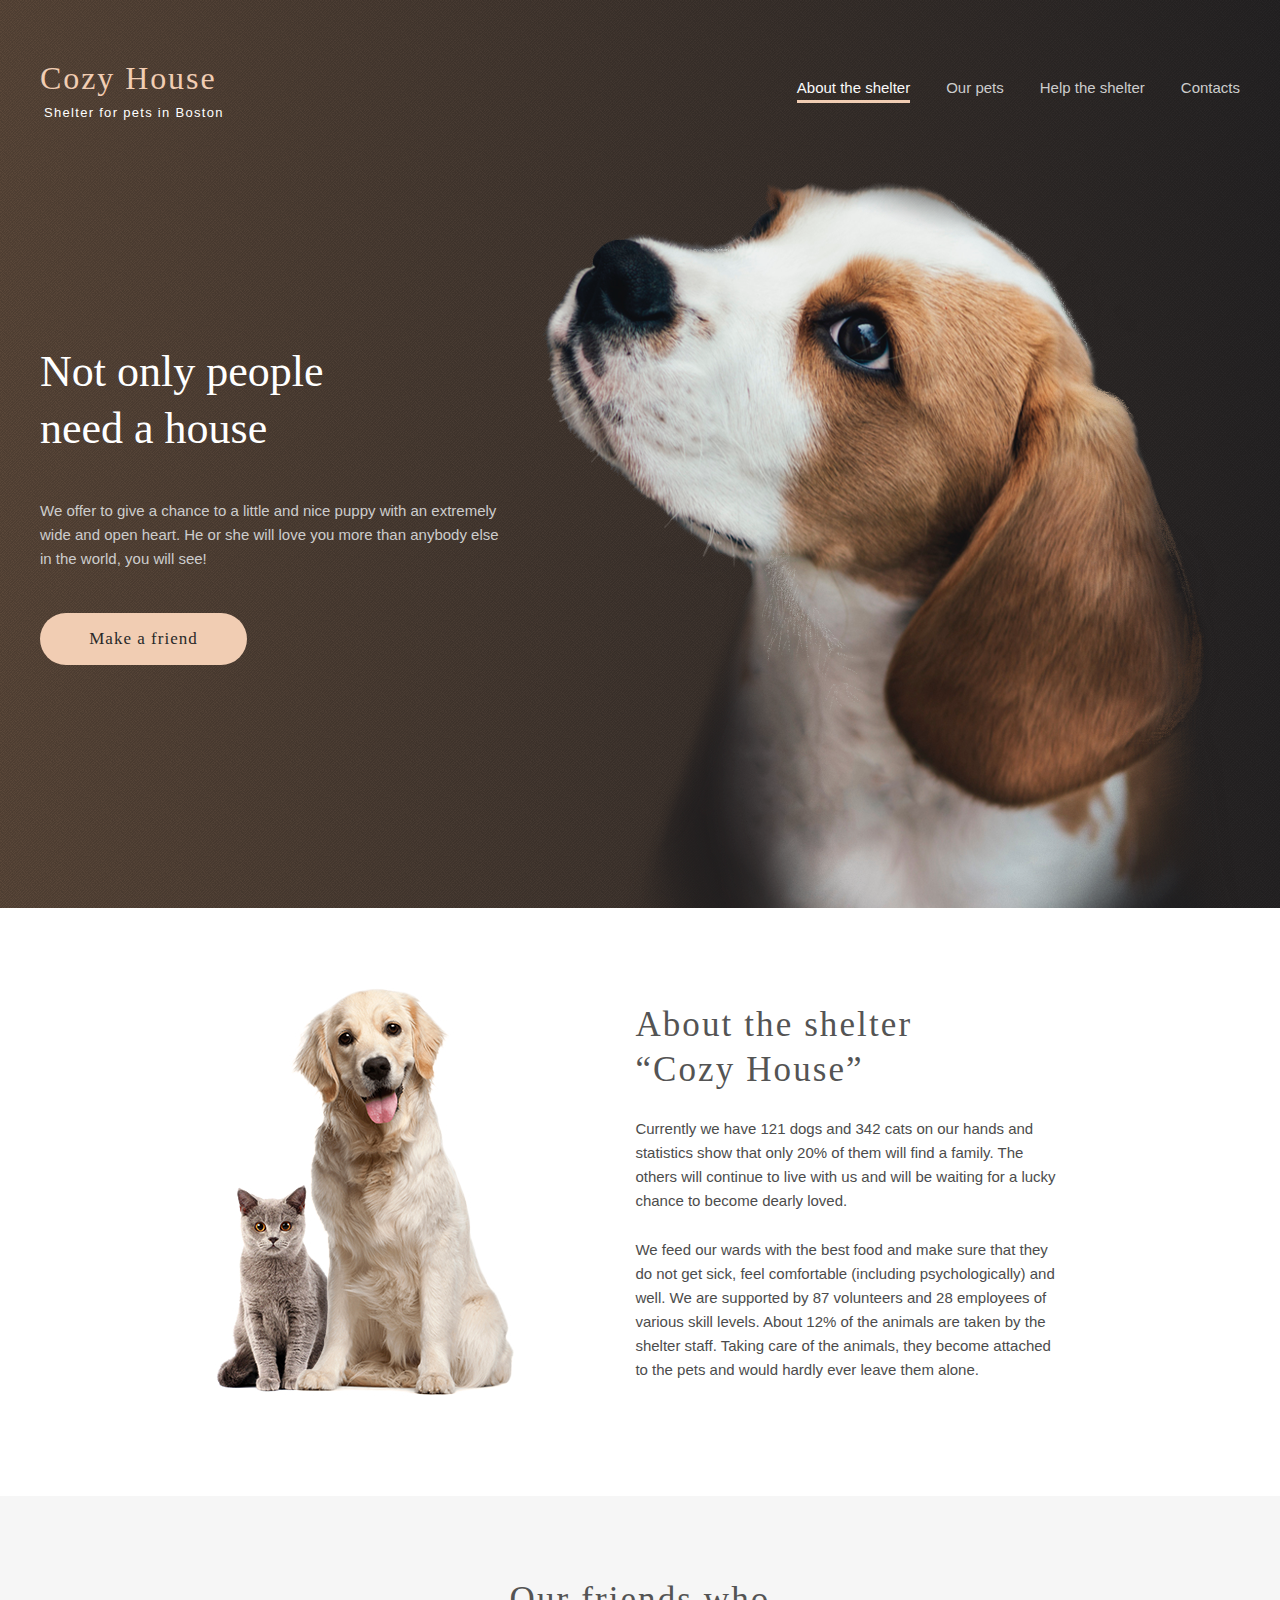
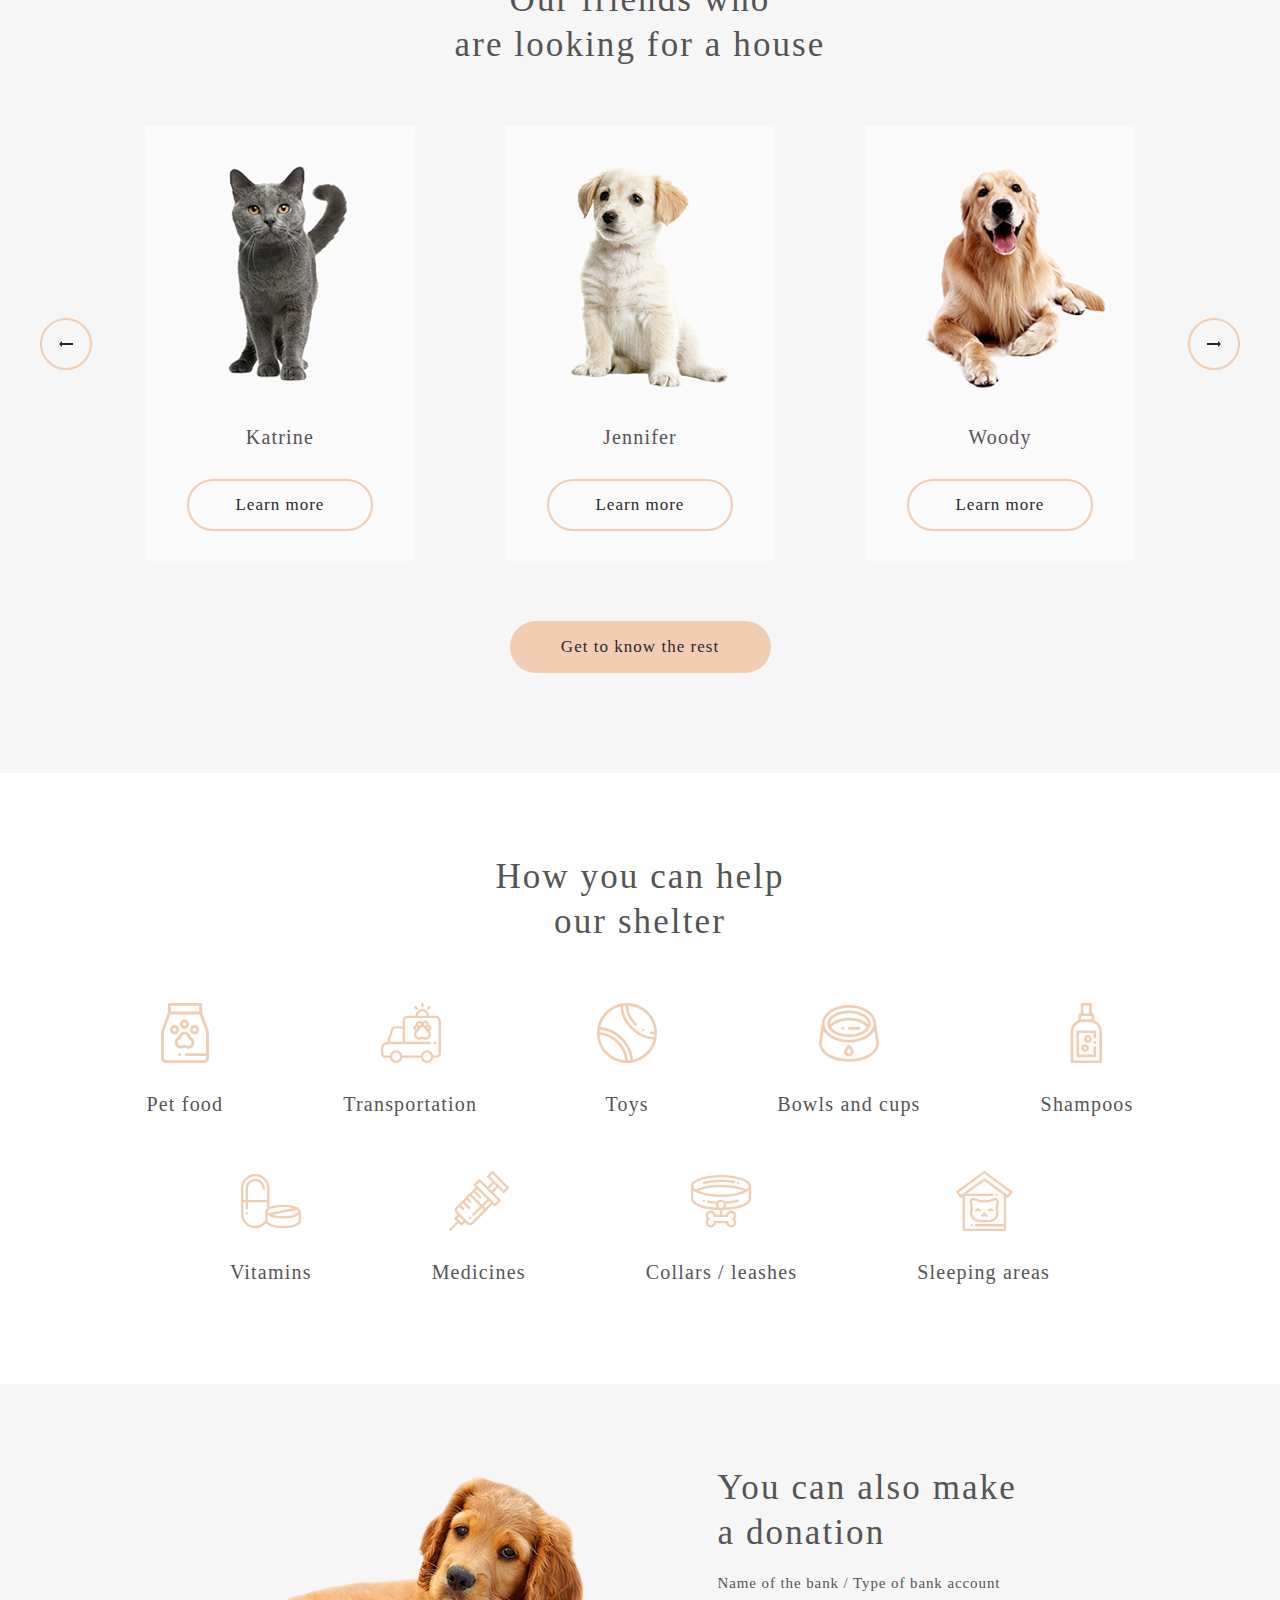
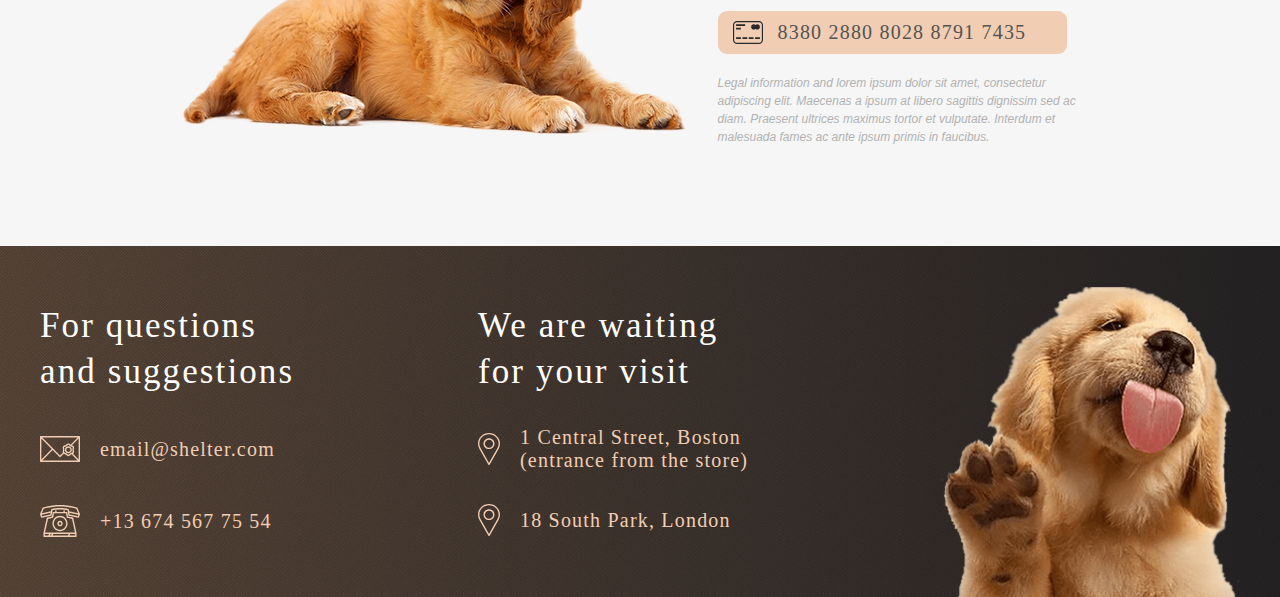
<file: pages/main/index.html>
<!DOCTYPE html>
<html lang="en">

<head>
	<meta charset="UTF-8">
	<meta http-equiv="X-UA-Compatible" content="IE=edge">
	<meta name="viewport" content="width=device-width, initial-scale=1.0">
	<title>shelter project</title>
	<link rel="shortcut icon" href="icon.ico" type="image/x-icon">
	<link rel="stylesheet" href="https://unpkg.com/swiper@8/swiper-bundle.min.css" />
	<link rel="stylesheet" href="../main/css/clear.css">
	<link rel="stylesheet" href="../main/css/style.css">
	<link rel="stylesheet" href="../main/css/slider.css">
	<link rel="stylesheet" href="../main/css/popup.css">
</head>

<body class="">

	<header>
		<section class="header">
			<div class="wrapper">
				<div class="toner"></div>
				<div class="header-content">
					<a class="header-logo" href="#">
						<h1>Cozy House</h1>
						<p>Shelter for pets in Boston</p>
					</a>
					<nav class="header-nav">
						<ul class="nav-list">
							<li class="active"><a href="#">About the shelter</a></li>
							<li><a href="../pets/index.html">Our pets</a></li>
							<li><a href="#help">Help the shelter</a></li>
							<li><a href="#footer">Contacts</a></li>
						</ul>
					</nav>
					<div class="header__burger">
						<span></span>
					</div>
				</div>
			</div>
		</section>
	</header>

	<main>
		<section class="notonly">
			<div class="wrapper">
				<div class="notonly-content">
					<div class="notonly-left">
						<h2 class="notonly-title">Not only people need a house</h2>
						<p class="notonly-text">We offer to give a chance to a little and nice puppy with an extremely wide
							and open heart. He or she will love you more than anybody else in the world, you will see!
						</p>
						<a href="../pets/index.html">
							<button class="button section-button">Make a friend</button>
						</a>
					</div>
					<div class="notonly-right">
						<img src="../../assets/images/png/page1/start-screen-puppy.png" alt="img">
					</div>
				</div>
			</div>
		</section>

		<section class="about">
			<div class="wrapper">
				<div class="about-content">
					<div class="about-left">
						<img src="../../assets/images/png/page1/about-pets.jpg" alt="img" class="about-img">
					</div>
					<div class="about-right">
						<h3 class="section-title">About the shelter “Cozy House”</h3>
						<p>Currently we have 121 dogs and 342 cats on our hands and statistics show
							that
							only 20% of them will find a family. The others will continue to live with us and will be waiting
							for
							a lucky chance to become dearly loved.
						</p>
						<p>We feed our wards with the best food and make sure that they do not get sick, feel comfortable
							(including psychologically) and well. We are supported by 87 volunteers and 28 employees of various
							skill levels. About 12% of the animals are taken by the shelter staff. Taking care of the animals,
							they become attached to the pets and would hardly ever leave them alone.
						</p>
					</div>
				</div>
			</div>
		</section>

		<section class="our-friends" id="friends">
			<div class="wrapper">
				<h3 class="section-title">Our friends who<br> are looking for a house</h3>
				<div class="our-friends-content">
					<!-- Slider main container -->
					<div class="swiper slider">
						<!-- Additional required wrapper -->
						<div class="swiper-wrapper">
							<!-- Slides -->

						</div>
					</div>
					<div class="inner"></div>
				</div>

				<!-- If we need navigation buttons -->
				<div class="arrow arrow-left"><img src="../../assets/icons/page1/Arrow-left.svg" alt="img"></div>
				<div class="arrow arrow-right"><img src="../../assets/icons/page1/Arrow-right.svg" alt="img"></div>
				<a href="../pets/index.html"><button class="section-bottom-button button">Get to know the rest</button>
				</a>
			</div>
		</section>

		<section class="help" id="help">
			<div class="wrapper">
				<h3 class="section-title">How you can help our shelter</h3>
				<div class="help-content-items">
					<div class="help-content-item">
						<svg width="60" height="60" viewBox="0 0 60 60" fill="none" xmlns="http://www.w3.org/2000/svg">
							<path
								d="M52.8978 25.4978L47.1429 9.7473V1.42852C47.1429 0.639609 46.5032 0 45.7144 0H14.2858C13.4969 0 12.8573 0.639727 12.8573 1.42852V9.74719L7.10214 25.4978C6.41927 27.3636 6.07039 29.335 6.07147 31.3219V55.0765C6.07147 57.7913 8.28011 60 10.995 60H49.005C51.7199 60 53.9285 57.7913 53.9285 55.0765V31.3219C53.9285 29.329 53.5817 27.3694 52.8978 25.4978ZM15.7142 2.85715H44.2857V8.57145H15.7142V2.85715ZM51.0715 50.1321H30.9077C30.1188 50.1321 29.4792 50.7718 29.4792 51.5606C29.4792 52.3495 30.1189 52.9891 30.9077 52.9891H51.0715V55.0763C51.0715 56.2157 50.1445 57.1427 49.005 57.1427H10.995C9.85558 57.1427 8.92862 56.2158 8.92862 55.0763V31.3219C8.92774 29.6695 9.21788 28.03 9.78573 26.4783L15.2848 11.4286H44.7152L50.2142 26.4783C50.7821 28.03 51.0722 29.6695 51.0714 31.3219L51.0715 50.1321Z"
								fill="#F1CDB3" />
							<path
								d="M35.6169 33.805C35.1505 30.8772 32.6078 28.632 29.5505 28.632C26.4932 28.632 23.9504 30.8772 23.484 33.805C21.067 34.7989 19.4857 37.2756 19.6899 39.9659C19.9175 42.9637 22.3506 45.392 25.349 45.6148C26.5071 45.7011 27.6572 45.4628 28.6751 44.9259C29.2315 44.6328 29.8697 44.6326 30.4256 44.926C31.3085 45.3908 32.2914 45.6331 33.2891 45.632C33.4429 45.632 33.5974 45.6263 33.7516 45.6149C36.7502 45.3923 39.1832 42.9638 39.411 39.966C39.6152 37.2756 38.0339 34.7989 35.6169 33.805ZM36.562 39.7495C36.4405 41.35 35.1415 42.6466 33.5402 42.7655C32.9176 42.8126 32.3013 42.6851 31.7586 42.3986C31.0781 42.0394 30.3201 41.8517 29.5506 41.8517C28.781 41.8517 28.0231 42.0394 27.3425 42.3986C26.7999 42.6849 26.1849 42.8123 25.5608 42.7655C23.9597 42.6467 22.6606 41.3501 22.5391 39.7495C22.4143 38.1062 23.5296 36.6124 25.1331 36.2746C25.4588 36.206 25.7503 36.0259 25.9573 35.7653C26.1643 35.5047 26.2739 35.18 26.2671 34.8473L26.2648 34.775C26.2648 32.9632 27.7386 31.4893 29.5505 31.4893C31.3623 31.4893 32.8362 32.9632 32.8362 34.7698L32.834 34.8473C32.827 35.1801 32.9366 35.5048 33.1436 35.7654C33.3507 36.026 33.6423 36.2061 33.968 36.2746C35.5717 36.6124 36.6868 38.1062 36.562 39.7495Z"
								fill="#F1CDB3" />
							<path
								d="M29.5506 25.7751C32.1108 25.7751 34.1934 23.6924 34.1934 21.1322C34.1934 18.572 32.1108 16.4893 29.5506 16.4893C26.9904 16.4893 24.9077 18.5721 24.9077 21.1322C24.9077 23.6923 26.9906 25.7751 29.5506 25.7751ZM29.5506 19.3465C30.5353 19.3465 31.3363 20.1475 31.3363 21.1322C31.3363 22.1169 30.5353 22.9179 29.5506 22.9179C28.5659 22.9179 27.7649 22.1169 27.7649 21.1322C27.7649 20.1475 28.566 19.3465 29.5506 19.3465Z"
								fill="#F1CDB3" />
							<path
								d="M24.1935 26.6561C24.1935 24.0959 22.1107 22.0132 19.5506 22.0132C16.9905 22.0132 14.9078 24.096 14.9078 26.6561C14.9078 29.2162 16.9904 31.2989 19.5506 31.2989C22.1108 31.2989 24.1935 29.2162 24.1935 26.6561ZM19.5506 28.4418C18.5659 28.4418 17.7649 27.6408 17.7649 26.6561C17.7649 25.6714 18.5659 24.8704 19.5506 24.8704C20.5353 24.8704 21.3363 25.6714 21.3363 26.6561C21.3363 27.6408 20.5352 28.4418 19.5506 28.4418Z"
								fill="#F1CDB3" />
							<path
								d="M39.5506 22.0131C36.9904 22.0131 34.9077 24.0959 34.9077 26.656C34.9077 29.216 36.9906 31.2988 39.5506 31.2988C42.1107 31.2988 44.1934 29.2162 44.1934 26.656C44.1934 24.0958 42.1107 22.0131 39.5506 22.0131ZM39.5506 28.4418C38.5658 28.4418 37.7649 27.6408 37.7649 26.6561C37.7649 25.6714 38.5659 24.8704 39.5506 24.8704C40.5353 24.8704 41.3363 25.6714 41.3363 26.6561C41.3363 27.6408 40.5353 28.4418 39.5506 28.4418Z"
								fill="#F1CDB3" />
							<path
								d="M24.6934 50.1322H24.3465C23.5576 50.1322 22.918 50.7719 22.918 51.5607C22.918 52.3496 23.5577 52.9892 24.3465 52.9892H24.6934C25.4823 52.9892 26.1219 52.3495 26.1219 51.5607C26.122 50.7719 25.4824 50.1322 24.6934 50.1322Z"
								fill="#F1CDB3" />
						</svg>
						<a href="#0">
							<p>Pet food</p>
						</a>
					</div>
					<div class="help-content-item">
						<svg width="61" height="60" viewBox="0 0 61 60" fill="none" xmlns="http://www.w3.org/2000/svg">
							<path
								d="M56.0044 12.7115H48.9814V12.5095C48.9814 8.87665 46.026 5.92118 42.3932 5.92118C38.7603 5.92118 35.8049 8.87665 35.8049 12.5095V12.7115H27.5571C24.8414 12.7115 22.6321 14.9209 22.6321 17.6365V23.2009H15.2458C13.4838 23.2009 11.9176 24.2562 11.2558 25.8893C11.2462 25.9133 11.2373 25.9375 11.2291 25.962L6.96808 38.8689C6.9294 38.8919 6.88007 38.9191 6.81866 38.9498C6.57503 39.0714 6.11929 39.2568 5.33507 39.4484C4.09062 39.7499 2.9839 40.4616 2.19323 41.4688C1.40255 42.4759 0.973964 43.72 0.976513 45.0004V51.0987C0.976513 53.1406 2.63765 54.8018 4.67952 54.8018L9.90374 54.802C10.4553 57.7562 13.0514 59.9999 16.1632 59.9999C19.2749 59.9999 21.8709 57.7561 22.4226 54.8021L40.8472 54.8024C41.3989 57.7564 43.9949 59.9999 47.1066 59.9999C50.2181 59.9999 52.8141 57.7565 53.3659 54.8026L56.6836 54.8027C59.2232 54.8027 60.9294 53.0963 60.9294 50.5568V20.08C60.9294 13.4295 57.4851 12.7115 56.0044 12.7115ZM38.1486 12.5095C38.1486 10.169 40.0527 8.26493 42.3932 8.26493C44.7336 8.26493 46.6377 10.169 46.6377 12.5095V12.7115H38.1486V12.5095ZM13.4413 26.7379C13.591 26.3833 13.8422 26.0809 14.1632 25.8686C14.4842 25.6563 14.8609 25.5436 15.2457 25.5447H22.6319V38.8266H9.45022L13.4413 26.7379ZM16.1632 57.6562C13.9435 57.6562 12.1377 55.8504 12.1377 53.6307C12.1377 53.6033 12.1392 53.5762 12.1398 53.5488C12.1406 53.5069 12.1408 53.465 12.143 53.4234C12.1433 53.4168 12.1441 53.4104 12.1445 53.4038C12.2626 51.2894 14.02 49.6052 16.1632 49.6052C18.1026 49.6052 19.7262 50.9841 20.105 52.8129L20.1067 52.82C20.1194 52.882 20.1305 52.9445 20.1403 53.0076L20.1422 53.018C20.1492 53.0638 20.1544 53.1101 20.1598 53.1564C20.1622 53.1775 20.1656 53.1983 20.1677 53.2194C20.1714 53.2554 20.1734 53.2921 20.176 53.3285C20.1784 53.3602 20.1817 53.3916 20.1833 53.4235C20.185 53.4563 20.185 53.4896 20.1858 53.5226C20.1867 53.5586 20.1885 53.5944 20.1885 53.6306C20.1887 55.8504 18.3828 57.6562 16.1632 57.6562ZM47.1066 57.6562C44.8869 57.6562 43.081 55.8504 43.081 53.6307C43.081 53.5783 43.083 53.5263 43.085 53.4743C43.0856 53.4576 43.0855 53.4405 43.0863 53.4238C43.0883 53.3852 43.0921 53.3471 43.0951 53.3088C43.0975 53.2791 43.0989 53.2491 43.1019 53.2196C43.1032 53.207 43.1053 53.1947 43.1066 53.1823C43.1202 53.06 43.1386 52.939 43.163 52.8203C43.1637 52.8168 43.1646 52.8134 43.1654 52.8099C43.5455 50.9826 45.168 49.6053 47.1066 49.6053C47.6614 49.6053 48.1905 49.7181 48.6719 49.9222C50.1163 50.5341 51.1319 51.966 51.1319 53.6308C51.1319 55.8504 49.3262 57.6562 47.1066 57.6562ZM56.6836 52.4588L53.3678 52.4587C53.3639 52.4379 53.3589 52.4175 53.3548 52.3968C53.3272 52.2591 53.2954 52.1222 53.2595 51.9864C53.2435 51.927 53.2267 51.8679 53.209 51.809C53.198 51.7724 53.1872 51.7358 53.1757 51.6994C53.156 51.6382 53.1353 51.5772 53.1137 51.5166C53.1022 51.4842 53.0913 51.4513 53.0793 51.4191C53.0531 51.3492 53.0257 51.2799 52.997 51.211C52.988 51.1892 52.9798 51.1669 52.9705 51.1452C52.9318 51.0542 52.891 50.9641 52.8482 50.875C52.8428 50.8639 52.8369 50.8532 52.8315 50.8422C52.7941 50.7656 52.7552 50.6897 52.7148 50.6146C52.6999 50.5871 52.6841 50.5602 52.6689 50.5329C52.6367 50.4749 52.6036 50.4175 52.5696 50.3606C52.5511 50.3297 52.5319 50.2995 52.5128 50.2689C52.4605 50.1846 52.4061 50.1016 52.3495 50.0201C52.2939 49.9395 52.2365 49.8602 52.1773 49.7821C52.1403 49.7337 52.1026 49.6858 52.0643 49.6385C52.0414 49.6102 52.0189 49.5819 51.9956 49.554C51.9539 49.5043 51.9114 49.4553 51.8682 49.4069C51.8469 49.383 51.8262 49.3585 51.8045 49.3349C51.7507 49.2763 51.6958 49.2188 51.6398 49.1623C51.6278 49.1501 51.6163 49.1374 51.6041 49.1253C51.535 49.0563 51.4644 48.989 51.3922 48.9233C51.3769 48.9092 51.3608 48.896 51.3452 48.882C51.2887 48.8315 51.2316 48.7815 51.1732 48.7329C51.1476 48.7116 51.1213 48.6912 51.0954 48.6704C51.046 48.6304 50.996 48.5911 50.9455 48.5525C50.9157 48.53 50.8856 48.5081 50.8555 48.4861C50.7281 48.3927 50.5972 48.3043 50.463 48.221C50.4302 48.2004 50.3973 48.1802 50.364 48.1602C50.3121 48.1292 50.2596 48.0993 50.2068 48.0698C50.1743 48.0516 50.1419 48.0331 50.1091 48.0155C50.0517 47.9847 49.9935 47.9553 49.935 47.9262C49.9059 47.9117 49.8772 47.8966 49.8479 47.8826C49.7713 47.8461 49.694 47.8111 49.616 47.7776C49.6041 47.7725 49.5923 47.7667 49.5803 47.7616C49.4896 47.7233 49.398 47.6871 49.3056 47.6531C49.2792 47.6433 49.2524 47.6348 49.2258 47.6254C49.1594 47.602 49.093 47.5789 49.0257 47.5575C48.9905 47.5464 48.9548 47.5363 48.9193 47.5258C48.8597 47.5081 48.7999 47.4906 48.7396 47.4746C48.7009 47.4643 48.662 47.4549 48.623 47.4453C48.5245 47.421 48.4254 47.3992 48.3259 47.3798C48.2669 47.3684 48.2078 47.3578 48.1485 47.348C48.1078 47.3413 48.0671 47.3345 48.0262 47.3287C47.9646 47.3199 47.9028 47.3121 47.841 47.3051C47.8017 47.3006 47.7626 47.2956 47.7231 47.2919C47.6545 47.2856 47.5859 47.2803 47.5172 47.2762C47.4835 47.2741 47.4503 47.271 47.4165 47.2694C47.3132 47.2643 47.2098 47.2617 47.1064 47.2615C47.0025 47.2615 46.8991 47.2645 46.7964 47.2694C46.7626 47.271 46.7292 47.2741 46.6956 47.2762C46.6268 47.2806 46.5581 47.2853 46.4899 47.2919C46.4503 47.2958 46.4112 47.3007 46.3718 47.3052C46.3099 47.3124 46.2482 47.3199 46.1869 47.3288C46.1459 47.3348 46.105 47.3415 46.0642 47.3483C45.9641 47.3649 45.8644 47.3838 45.7651 47.4049C45.7068 47.4175 45.6486 47.431 45.5906 47.4453C45.5512 47.4549 45.512 47.4645 45.473 47.4748C45.4132 47.4906 45.354 47.5079 45.295 47.5254C45.2589 47.5362 45.2225 47.5464 45.1867 47.5578C45.121 47.5788 45.0556 47.601 44.9906 47.6242C44.9627 47.6341 44.9345 47.6431 44.9067 47.6534C44.8146 47.6874 44.7234 47.7233 44.6334 47.7613C44.6185 47.7677 44.604 47.7747 44.5891 47.7812C44.514 47.8136 44.4395 47.847 44.3659 47.8822C44.3348 47.897 44.3045 47.913 44.2737 47.9283C44.2172 47.9566 44.1607 47.9849 44.1051 48.0147C44.0708 48.0331 44.0369 48.0524 44.003 48.0715C43.9518 48.1001 43.901 48.1293 43.8506 48.1592C43.7321 48.2304 43.6158 48.3051 43.5019 48.3833C43.4545 48.416 43.4076 48.4494 43.3611 48.4835C43.3291 48.5068 43.297 48.53 43.2655 48.5539C43.2173 48.5904 43.1701 48.6281 43.123 48.6659C43.0946 48.6888 43.0659 48.711 43.0379 48.7343C42.9838 48.7795 42.9308 48.826 42.8782 48.8727C42.8586 48.8901 42.8386 48.9069 42.8193 48.9244C42.7481 48.9892 42.6785 49.0556 42.6104 49.1235C42.5932 49.1406 42.5769 49.1587 42.5598 49.176C42.5093 49.2276 42.4591 49.2795 42.4103 49.3328C42.3859 49.3595 42.3623 49.387 42.3384 49.414C42.2982 49.4594 42.2583 49.5049 42.2194 49.5514C42.1941 49.5817 42.1694 49.6126 42.1447 49.6434C42.1086 49.6881 42.073 49.7331 42.0381 49.7788C41.9544 49.889 41.8742 50.0018 41.7975 50.1169C41.7655 50.165 41.7346 50.2137 41.704 50.2627C41.683 50.2962 41.6618 50.3296 41.6415 50.3635C41.6099 50.4161 41.5796 50.4695 41.5496 50.5232C41.5321 50.5545 41.5139 50.5854 41.4968 50.6172C41.4607 50.684 41.4264 50.752 41.3927 50.8202C41.3832 50.8394 41.373 50.858 41.3638 50.8774C41.3216 50.965 41.2815 51.0536 41.2434 51.143C41.2318 51.1703 41.2214 51.1982 41.2102 51.2258C41.1843 51.2889 41.1587 51.3523 41.1348 51.4165C41.1214 51.4524 41.1094 51.4887 41.0966 51.5247C41.0764 51.5817 41.057 51.6389 41.0384 51.6964C41.0258 51.7355 41.0142 51.7751 41.0024 51.8146C40.9736 51.911 40.9471 52.008 40.923 52.1056C40.9091 52.162 40.8961 52.2187 40.8837 52.2758C40.8746 52.3171 40.8657 52.3585 40.8575 52.4001C40.8537 52.4198 40.8489 52.4391 40.8452 52.4588L22.4241 52.4585C22.4202 52.4382 22.4154 52.4181 22.4114 52.3979C22.4035 52.3578 22.3949 52.3181 22.3863 52.2783C22.3523 52.1215 22.3122 51.9659 22.2662 51.8122C22.2548 51.774 22.2435 51.7358 22.2314 51.6978C22.2124 51.6389 22.1926 51.5804 22.1719 51.5221C22.1596 51.4872 22.1477 51.452 22.1348 51.4174C22.1104 51.3522 22.0848 51.2875 22.0581 51.2232C22.0473 51.1967 22.0372 51.1697 22.026 51.1435C21.9878 51.0538 21.9476 50.965 21.9053 50.8771C21.8967 50.8594 21.8873 50.8423 21.8787 50.8247C21.8444 50.7548 21.8089 50.6855 21.772 50.6169C21.7554 50.5859 21.7376 50.5556 21.7203 50.525C21.6899 50.4707 21.6593 50.4166 21.6273 50.3634C21.6071 50.3297 21.5862 50.2968 21.5654 50.2636C21.5347 50.2143 21.5034 50.1654 21.4713 50.1169C21.3946 50.0019 21.3144 49.8893 21.2309 49.7792C21.196 49.7335 21.1604 49.6885 21.1243 49.6438C21.0995 49.613 21.0748 49.582 21.0494 49.5516C21.0105 49.5055 20.971 49.4598 20.9309 49.4147C20.9067 49.3876 20.883 49.3599 20.8585 49.3331C20.8103 49.2803 20.7606 49.2289 20.7105 49.1778C20.693 49.1599 20.6762 49.1413 20.6584 49.1238C20.5904 49.0559 20.5209 48.9897 20.4499 48.925C20.4302 48.907 20.4096 48.89 20.3897 48.8722C20.3376 48.8255 20.2848 48.7798 20.2312 48.7349C20.2029 48.7114 20.1738 48.6888 20.1451 48.6657C20.0985 48.6282 20.0516 48.5908 20.0038 48.5546C19.972 48.5304 19.9397 48.5071 19.9075 48.4836C19.8612 48.4497 19.8145 48.4165 19.7674 48.3838C19.6868 48.3285 19.6049 48.2749 19.5219 48.2232C19.4875 48.2016 19.4528 48.1803 19.418 48.1594C19.3679 48.1296 19.3174 48.1006 19.2666 48.0722C19.2323 48.053 19.1982 48.0336 19.1635 48.0151C19.1082 47.9856 19.0525 47.957 18.9963 47.9293C18.9651 47.9137 18.9343 47.8975 18.9028 47.8824C18.8301 47.8478 18.7567 47.8146 18.6827 47.7827C18.6669 47.7758 18.6514 47.7683 18.6355 47.7615C18.5454 47.7234 18.4544 47.6875 18.3626 47.6536C18.3343 47.6432 18.3056 47.6341 18.2771 47.624C18.2127 47.601 18.1478 47.579 18.0826 47.558C18.0465 47.5465 18.0098 47.5362 17.9734 47.5254C17.9146 47.5078 17.8556 47.491 17.7963 47.4751C17.7571 47.4646 17.7176 47.455 17.6781 47.4454C17.5217 47.4067 17.3639 47.3743 17.2049 47.3484C17.1641 47.3417 17.1233 47.3349 17.0822 47.3289C17.0206 47.3202 16.9589 47.3123 16.8971 47.3054C16.8579 47.3008 16.8187 47.2959 16.7792 47.292C16.7107 47.2857 16.6421 47.2805 16.5734 47.2763C16.5397 47.2742 16.5064 47.2711 16.4727 47.2695C16.3694 47.2644 16.266 47.2618 16.1626 47.2617C16.0587 47.2617 15.9554 47.2646 15.8525 47.2695C15.8188 47.2711 15.7854 47.2742 15.7517 47.2763C15.683 47.2808 15.6143 47.2854 15.5461 47.292C15.5065 47.2959 15.4672 47.3008 15.4278 47.3054C15.3662 47.3123 15.3046 47.3202 15.2432 47.3289C15.2019 47.3349 15.161 47.3417 15.1201 47.3484C15.02 47.3648 14.9203 47.3837 14.8212 47.405C14.763 47.4175 14.7053 47.431 14.6476 47.4452C14.6079 47.4549 14.568 47.4646 14.5287 47.4751C14.4698 47.4909 14.4112 47.5076 14.3529 47.5251C14.3161 47.536 14.2791 47.5465 14.2425 47.558C14.178 47.5784 14.1143 47.6007 14.0507 47.6231C14.0212 47.6334 13.9916 47.6429 13.9624 47.6536C13.8708 47.6875 13.7801 47.7231 13.6905 47.761C13.6724 47.7687 13.6547 47.7773 13.6366 47.7851C13.565 47.8162 13.4938 47.8481 13.4235 47.8817C13.3907 47.8974 13.3585 47.9143 13.326 47.9306C13.2712 47.9577 13.2168 47.9855 13.1628 48.0142C13.1272 48.0333 13.0922 48.0534 13.0569 48.0732C13.0072 48.1011 12.9576 48.1292 12.9088 48.1585C12.8252 48.2086 12.7427 48.2604 12.6614 48.3141C12.6262 48.3373 12.5913 48.3608 12.5566 48.3847C12.5107 48.4163 12.4655 48.4488 12.4203 48.4816C12.3869 48.506 12.3533 48.5302 12.3204 48.5553C12.2743 48.5903 12.2291 48.6263 12.184 48.6625C12.1536 48.6869 12.1229 48.7107 12.0932 48.7356C12.0424 48.7778 11.993 48.8214 11.9436 48.8651C11.9207 48.8854 11.8972 48.9051 11.8745 48.9257C11.8043 48.9898 11.7355 49.0554 11.6681 49.1225C11.6473 49.1433 11.6273 49.1651 11.6067 49.1862C11.56 49.2342 11.5134 49.2822 11.4682 49.3315C11.4418 49.3602 11.4165 49.3899 11.3907 49.4191C11.3525 49.4623 11.3144 49.5056 11.2775 49.5499C11.2508 49.5817 11.2248 49.6143 11.1988 49.6468C11.1641 49.6897 11.13 49.7331 11.0965 49.777C11.0376 49.8544 10.9804 49.9332 10.925 50.0132C10.9007 50.0482 10.8767 50.0835 10.8531 50.1189C10.8223 50.1653 10.7925 50.2123 10.7628 50.2594C10.7408 50.2946 10.7187 50.3295 10.6973 50.3651C10.667 50.4156 10.638 50.467 10.6091 50.5183C10.5903 50.5517 10.571 50.5847 10.5527 50.6185C10.519 50.6817 10.4863 50.7454 10.4546 50.8097C10.4432 50.8327 10.431 50.8552 10.4198 50.8784C10.3781 50.9651 10.3384 51.0529 10.3005 51.1417C10.2876 51.172 10.2762 51.2028 10.2637 51.2333C10.2391 51.2936 10.2146 51.354 10.1919 51.4151C10.178 51.4525 10.1653 51.4904 10.1521 51.5281C10.1326 51.5835 10.1134 51.639 10.0955 51.695C10.0826 51.7352 10.0706 51.7757 10.0585 51.8163C10.0423 51.871 10.0264 51.9258 10.0116 51.9811C9.98547 52.0781 9.96183 52.1757 9.94065 52.2739C9.93151 52.3161 9.92237 52.3581 9.91405 52.4007C9.9103 52.4199 9.90561 52.4389 9.90198 52.4581H4.67952C3.92999 52.4581 3.32026 51.8484 3.32026 51.0987V45.0004C3.31869 44.2451 3.57146 43.5113 4.03784 42.9171C4.50422 42.323 5.15705 41.9032 5.89112 41.7254C6.55897 41.5621 7.13261 41.376 7.60101 41.1705H50.1626C50.8097 41.1705 51.3344 40.6458 51.3344 39.9986C51.3344 39.3515 50.8097 38.8267 50.1626 38.8267H24.9758V17.6365C24.9758 16.2133 26.1339 15.0552 27.5571 15.0552H56.0042C58.2503 15.0552 58.5855 18.2034 58.5855 20.08V50.5567C58.5855 52.2118 57.3939 52.4588 56.6836 52.4588Z"
								fill="#F1CDB3" />
							<path
								d="M51.4371 24.8147C51.4372 23.2763 50.3567 21.9863 48.9149 21.6615C48.9226 21.5806 48.9287 21.4992 48.9311 21.4169C48.9579 20.4633 48.6017 19.5567 47.9282 18.864C47.2432 18.1596 46.2866 17.7557 45.3034 17.7557C44.1154 17.7557 43.0573 18.3338 42.3948 19.2239C41.7328 18.3338 40.6738 17.7557 39.4831 17.7557C38.5086 17.7557 37.5586 18.1544 36.8767 18.8498C36.1995 19.5402 35.8367 20.4483 35.8552 21.4064C35.8568 21.4923 35.8627 21.5773 35.8703 21.6618C34.4291 21.987 33.3492 23.2766 33.3492 24.8147C33.3492 26.1163 34.1229 27.2399 35.2341 27.7519C34.4513 28.7206 33.9945 29.9464 33.9945 31.2423C33.9945 34.3028 36.4843 36.7927 39.5448 36.7927C40.5529 36.7927 41.537 36.5172 42.3932 36.0051C43.254 36.5202 44.2384 36.7924 45.2415 36.7927C48.302 36.7927 50.7919 34.3028 50.7919 31.2423C50.7919 29.9462 50.3351 28.7206 49.5523 27.7519C50.6636 27.2399 51.4371 26.1163 51.4371 24.8147ZM45.3034 20.0996C45.6574 20.0996 46.0016 20.2448 46.2478 20.4979C46.4762 20.7328 46.597 21.0357 46.5883 21.3508C46.568 22.0692 45.9856 22.6602 45.2898 22.6682C45.1034 22.668 44.9191 22.6279 44.7495 22.5505C44.7285 22.5408 44.7079 22.5304 44.6868 22.5209C44.58 22.4646 44.4823 22.3927 44.3966 22.3077C44.1518 22.0648 44.0177 21.7384 44.0191 21.3885C44.022 20.6778 44.5982 20.0996 45.3034 20.0996ZM38.5498 20.491C38.6712 20.3665 38.8163 20.2677 38.9766 20.2005C39.1369 20.1332 39.3091 20.0988 39.4829 20.0994C40.1903 20.0994 40.7664 20.6762 40.7672 21.3851C40.7681 21.5579 40.7343 21.7291 40.6678 21.8885C40.6013 22.048 40.5035 22.1925 40.3801 22.3135C40.2964 22.3959 40.2013 22.466 40.0978 22.5217C40.0595 22.5391 40.0221 22.5577 39.9843 22.5758C39.8315 22.6389 39.6675 22.6704 39.5023 22.6683C38.7969 22.6567 38.212 22.0704 38.1983 21.3613C38.192 21.0374 38.3169 20.7285 38.5498 20.491ZM35.693 24.8148C35.6929 24.3245 36.0918 23.9257 36.5818 23.9257C37.0722 23.9257 37.4709 24.3245 37.4709 24.8148C37.4709 24.9155 37.4534 25.0118 37.4224 25.1022C37.3931 25.1611 37.3649 25.2207 37.3377 25.2808C37.1809 25.5341 36.9012 25.7038 36.582 25.7038C36.0918 25.7038 35.693 25.305 35.693 24.8148ZM45.2415 34.4492C44.4765 34.4489 43.7368 34.175 43.1561 33.6769C42.9438 33.4945 42.6731 33.3943 42.3932 33.3946C42.1133 33.3944 41.8426 33.4946 41.6303 33.6769C41.0496 34.175 40.3099 34.4489 39.5448 34.4492C37.7767 34.4492 36.3382 33.0107 36.3382 31.2426C36.3382 29.9023 37.1833 28.6919 38.4409 28.2307C38.6472 28.1551 38.8281 28.023 38.9629 27.8495C39.0977 27.676 39.181 27.4681 39.2033 27.2495C39.2362 26.9273 39.3176 26.6118 39.4447 26.3139C39.4865 26.2346 39.5256 26.1537 39.5608 26.0707C39.8716 25.4851 40.3571 25.0108 40.9498 24.7136C41.0008 24.6912 41.0511 24.6676 41.1011 24.6428C41.5085 24.4648 41.9485 24.3731 42.3932 24.3737C42.8513 24.3737 43.2875 24.4692 43.6828 24.6417C43.7327 24.6665 43.7831 24.6899 43.8341 24.7123C44.4279 25.0094 44.9143 25.4843 45.2256 26.0707C45.2608 26.1537 45.2999 26.2346 45.3416 26.3139C45.4688 26.6118 45.5502 26.9273 45.583 27.2495C45.6053 27.4681 45.6886 27.676 45.8235 27.8495C45.9583 28.023 46.1391 28.1551 46.3454 28.2307C47.6031 28.692 48.4481 29.9023 48.4481 31.2426C48.4481 33.0106 47.0097 34.4492 45.2415 34.4492ZM48.2045 25.7038C47.8853 25.7038 47.6056 25.5341 47.4488 25.2808C47.4216 25.2208 47.3933 25.1612 47.364 25.1022C47.3321 25.0097 47.3157 24.9126 47.3155 24.8148C47.3155 24.3245 47.7143 23.9257 48.2046 23.9257C48.6948 23.9257 49.0936 24.3245 49.0936 24.8148C49.0935 25.3049 48.6947 25.7038 48.2045 25.7038Z"
								fill="#F1CDB3" />
							<path
								d="M56.0193 39.7758C56.0043 39.7007 55.9819 39.6273 55.9526 39.5566C55.9234 39.4857 55.8873 39.4178 55.8448 39.3539C55.8026 39.2897 55.7539 39.23 55.6995 39.1758C55.6452 39.1214 55.5856 39.0727 55.5214 39.0305C55.3933 38.9457 55.25 38.8864 55.0995 38.8559C54.9487 38.8254 54.7933 38.8254 54.6425 38.8559C54.5675 38.8712 54.4936 38.8934 54.4221 38.9227C54.3518 38.952 54.2839 38.9884 54.2206 39.0305C54.1561 39.0727 54.0964 39.1219 54.0425 39.1758C53.9884 39.2297 53.9392 39.2895 53.896 39.3539C53.8538 39.4172 53.8173 39.4852 53.7893 39.5566C53.76 39.627 53.7366 39.7008 53.7225 39.7758C53.7073 39.8508 53.6991 39.9281 53.6991 40.0043C53.6991 40.0803 53.7073 40.1578 53.7225 40.234C53.7366 40.3078 53.76 40.3816 53.7893 40.4531C53.8186 40.5234 53.855 40.5914 53.8971 40.6547C53.9392 40.7191 53.9884 40.7789 54.0425 40.8328C54.0964 40.8867 54.1561 40.9359 54.2206 40.9793C54.2839 41.0215 54.3518 41.0566 54.4221 41.0859C54.4936 41.1152 54.5675 41.1387 54.6425 41.1527C54.7176 41.168 54.7949 41.1762 54.871 41.1762C54.9471 41.1762 55.0246 41.168 55.0995 41.1527C55.1745 41.1387 55.2483 41.1152 55.3186 41.0859C55.3901 41.0566 55.4581 41.0215 55.5214 40.9793C55.5859 40.9359 55.6457 40.8867 55.6995 40.8328C55.7534 40.7789 55.8026 40.7191 55.8448 40.6547C55.8869 40.5914 55.9233 40.5234 55.9526 40.4531C55.9819 40.3816 56.0041 40.3078 56.0193 40.234C56.0346 40.1578 56.0427 40.0803 56.0427 40.0043C56.0427 39.9281 56.0346 39.8508 56.0193 39.7758Z"
								fill="#F1CDB3" />
							<path
								d="M42.3932 0C41.7461 0 41.2213 0.524648 41.2213 1.17188V3.13359C41.2213 3.78082 41.7461 4.30547 42.3932 4.30547C43.0404 4.30547 43.565 3.7807 43.565 3.13359V1.17188C43.565 0.524648 43.0404 0 42.3932 0Z"
								fill="#F1CDB3" />
							<path
								d="M37.4562 4.55659L35.8205 3.27234C35.6995 3.1773 35.5609 3.10703 35.4127 3.06555C35.2645 3.02407 35.1096 3.01218 34.9568 3.03057C34.804 3.04896 34.6563 3.09727 34.5222 3.17273C34.3881 3.24819 34.2701 3.34934 34.1751 3.47038C33.7755 3.97944 33.8642 4.71608 34.3731 5.11569L36.0088 6.39995C36.2149 6.56221 36.4695 6.65035 36.7318 6.65015C36.9095 6.65039 37.0849 6.61017 37.2447 6.53253C37.4046 6.45488 37.5446 6.34186 37.6543 6.20202C38.054 5.69284 37.9653 4.9562 37.4562 4.55659Z"
								fill="#F1CDB3" />
							<path
								d="M50.6113 3.47021C50.2117 2.96115 49.4752 2.87244 48.9659 3.27216L47.3302 4.55642C46.8211 4.95603 46.7324 5.69267 47.1321 6.20185C47.2417 6.34177 47.3818 6.45487 47.5416 6.53254C47.7015 6.61021 47.8769 6.65042 48.0546 6.6501C48.3169 6.65028 48.5716 6.56214 48.7776 6.3999L50.4133 5.11564C50.9224 4.71603 51.0111 3.97939 50.6113 3.47021Z"
								fill="#F1CDB3" />
						</svg>
						<a href="#">
							<p>Transportation</p>
						</a>
					</div>
					<div class="help-content-item">
						<svg width="60" height="60" viewBox="0 0 60 60" fill="none" xmlns="http://www.w3.org/2000/svg">
							<path
								d="M51.2132 8.78672C45.5469 3.1207 38.0133 0 30 0C21.9867 0 14.4531 3.1207 8.78684 8.78672C3.12047 14.4531 0 21.9866 0 30C0 38.0134 3.12047 45.5469 8.78684 51.2133C14.4531 56.8793 21.9867 60 30 60C38.0133 60 45.5469 56.8793 51.2132 51.2133C56.8795 45.5469 60 38.0134 60 30C60 21.9866 56.8795 14.4531 51.2132 8.78672ZM10.6314 49.3685C5.90438 44.6415 3.11918 38.4906 2.67352 31.8832C3.39 31.9077 4.1223 31.9755 4.86223 32.0856C10.1654 32.8733 15.5023 35.7234 19.8894 40.1106C24.2766 44.4979 27.1266 49.8346 27.9144 55.1379C28.0223 55.8586 28.0894 56.5849 28.1154 57.3132C21.7419 56.8775 15.4928 54.2298 10.6314 49.3685ZM30.7262 57.3682C30.7013 56.4931 30.6239 55.6203 30.4946 54.7545C29.6251 48.9019 26.5139 43.046 21.7338 38.2659C16.9538 33.4859 11.098 30.3746 5.2452 29.5051C4.37502 29.3751 3.49781 29.2977 2.61832 29.2732C2.64105 28.3972 2.7048 27.5283 2.8084 26.6682C3.73793 26.6987 4.68246 26.7843 5.62863 26.9248C12.0308 27.8757 18.4055 31.2484 23.5785 36.4213C28.7512 41.5939 32.1239 47.9687 33.075 54.3709C33.2133 55.3004 33.2987 56.237 33.3307 57.1763C32.4661 57.2814 31.5969 57.3455 30.7262 57.3682ZM49.3685 49.3685C45.5416 53.1952 40.8551 55.6504 35.9248 56.7348C35.881 55.8152 35.7912 54.8983 35.6557 53.9877C34.6229 47.0358 30.9889 40.1423 25.4234 34.5766C19.8575 29.0109 12.964 25.3772 6.0123 24.3444C5.0982 24.2082 4.17782 24.1182 3.25465 24.0746L3.2475 24.0805C4.35598 19.0238 6.88301 14.3798 10.6315 10.6314C14.2923 6.97055 18.7399 4.56516 23.4349 3.41402C23.4672 4.49215 23.5632 5.56742 23.7224 6.63422C24.755 13.5859 28.3889 20.4795 33.9546 26.0453C39.5203 31.611 46.4139 35.2447 53.3659 36.2775C54.4358 36.4373 55.5143 36.5334 56.5956 36.5653L56.6073 36.5459C55.4323 41.3595 52.9617 45.7754 49.3685 49.3685ZM57.1071 33.966C56.0064 33.955 54.8814 33.8653 53.7492 33.6972C47.3468 32.7461 40.972 29.3735 35.7993 24.2006C30.6265 19.0277 27.2538 12.6531 26.3029 6.25102C26.1354 5.12379 26.0455 4.00371 26.034 2.90824C26.8999 2.78261 27.7712 2.69826 28.6451 2.65547C28.6431 3.70254 28.7214 4.7775 28.8832 5.8677C29.7527 11.7204 32.8641 17.5763 37.6441 22.3562C38.1534 22.8654 38.9794 22.8654 39.4888 22.3562C39.9981 21.8469 39.9981 21.021 39.4888 20.5114C35.1016 16.1243 32.2516 10.7876 31.4638 5.48426C31.3205 4.51898 31.2499 3.57035 31.2521 2.65055C37.8434 2.94937 44.3467 5.60918 49.3688 10.6315C54.2461 15.5088 57.0565 21.902 57.3623 28.7483C56.4367 28.7503 55.4855 28.6804 54.5159 28.5363C53.8035 28.4305 53.1397 28.9225 53.034 29.635C52.9281 30.3476 53.42 31.0109 54.1325 31.1167C55.21 31.2768 56.2729 31.3569 57.3083 31.3569C57.3252 31.3569 57.3417 31.356 57.3586 31.356C57.316 32.2295 57.2321 33.1004 57.1071 33.966Z"
								fill="#F1CDB3" />
							<path
								d="M46.1517 25.775C45.8059 25.7756 45.4744 25.9131 45.2296 26.1573C44.9854 26.4021 44.848 26.7336 44.8474 27.0793C44.8474 27.4224 44.9857 27.7589 45.2296 28.0015C45.4721 28.2442 45.8087 28.3836 46.1517 28.3836C46.4947 28.3836 46.8313 28.2442 47.0739 28.0015C47.3176 27.7563 47.4549 27.425 47.456 27.0793C47.456 26.7363 47.3164 26.3998 47.0739 26.1573C46.829 25.9131 46.4975 25.7756 46.1517 25.775Z"
								fill="#F1CDB3" />
						</svg>
						<a href="#0">
							<p>Toys</p>
						</a>
					</div>
					<div class="help-content-item">
						<svg width="60" height="60" viewBox="0 0 60 60" fill="none" xmlns="http://www.w3.org/2000/svg">
							<path
								d="M59.985 39.8551L57.1255 20.6441C57.0792 15.0657 53.693 9.89303 47.8159 6.43765C42.9483 3.57605 36.6213 2 30.0001 2C23.3786 2 17.0515 3.57605 12.1838 6.43765C6.3069 9.89303 2.92054 15.0657 2.87437 20.6441L0.0148828 39.8551C0.00503905 39.9216 0 39.9887 0 40.056C0 45.7049 3.76452 50.936 10.3284 54.408C15.7022 57.2504 22.6883 58.8158 30.0001 58.8158C37.3116 58.8158 44.2978 57.2504 49.6716 54.408C56.2354 50.936 60 45.7049 60 40.056C59.9999 39.9888 59.9949 39.9216 59.985 39.8551ZM13.5668 8.78995C18.0215 6.17105 23.8576 4.72871 30.0001 4.72871C36.1424 4.72871 41.9785 6.17105 46.4331 8.78995C51.4956 11.7663 54.3993 16.1293 54.3993 20.7599C54.3993 25.3906 51.4957 29.7535 46.4332 32.7299C41.9785 35.3488 36.1424 36.7911 30.0001 36.7911C23.8577 36.7911 18.0215 35.3488 13.5669 32.7299C8.5044 29.7536 5.60073 25.3906 5.60073 20.7599C5.60073 16.1293 8.50428 11.7664 13.5668 8.78995ZM48.3956 51.996C43.4079 54.6342 36.875 56.0871 30.0001 56.0871C23.125 56.0871 16.592 54.6342 11.6044 51.996C6.00374 49.0333 2.77453 44.7218 2.72917 40.1535L4.60757 27.5342C6.17225 30.4612 8.75283 33.0645 12.1841 35.0819C17.0517 37.9434 23.3787 39.5195 30.0001 39.5195C36.6213 39.5195 42.9485 37.9434 47.816 35.0819C51.2473 33.0645 53.8279 30.461 55.3925 27.5342L57.2709 40.1535C57.2255 44.7219 53.9963 49.0335 48.3956 51.996Z"
								fill="#F1CDB3" />
							<path
								d="M30.0001 34.0618C39.3534 34.0618 47.6079 30.4427 50.5397 25.0569C51.29 23.6803 51.6707 22.2344 51.6707 20.7599C51.6707 17.0676 49.3194 13.652 45.0502 11.1422C41.0085 8.76631 35.6637 7.45791 30.0001 7.45791C24.3366 7.45791 18.9916 8.76643 14.9501 11.1423C10.6807 13.6521 8.32945 17.0676 8.32945 20.76C8.32945 22.2347 8.70996 23.6804 9.46008 25.0563C12.3923 30.4427 20.6467 34.0618 30.0001 34.0618ZM30.0001 31.3332C22.1546 31.3332 15.0282 28.5145 12.2557 24.4006C15.0293 20.2891 22.1568 17.4732 30.0001 17.4732C37.8435 17.4732 44.9711 20.2891 47.7446 24.4008C44.9726 28.5145 37.8458 31.3332 30.0001 31.3332ZM11.0579 20.76C11.058 18.0744 12.9313 15.4942 16.3328 13.4945C19.9617 11.3613 24.8154 10.1865 30 10.1865C35.1845 10.1865 40.0384 11.3613 43.6672 13.4946C47.0687 15.4942 48.9421 18.0743 48.9421 20.76C48.9421 20.9993 48.9259 21.238 48.896 21.4761C45.1332 17.3699 37.9658 14.7446 30 14.7446C22.0342 14.7446 14.8669 17.37 11.1041 21.4761C11.0738 21.2386 11.0584 20.9994 11.0579 20.76Z"
								fill="#F1CDB3" />
							<path
								d="M30 41.7701C29.8155 41.7701 29.6329 41.8076 29.4633 41.8801C29.2936 41.9527 29.1405 42.059 29.0131 42.1924C28.1243 43.1235 25.225 46.3365 25.225 48.5916C25.225 51.2246 27.367 53.3666 30 53.3666C32.633 53.3666 34.775 51.2246 34.775 48.5916C34.775 46.3365 31.8756 43.1235 30.987 42.1924C30.8595 42.059 30.7064 41.9527 30.5368 41.8801C30.3671 41.8076 30.1845 41.7701 30 41.7701ZM30 50.6381C28.8716 50.6381 27.9536 49.7201 27.9536 48.5917C27.9536 47.986 28.9058 46.5224 30 45.1941C31.0943 46.5226 32.0465 47.986 32.0465 48.5917C32.0465 49.7201 31.1284 50.6381 30 50.6381Z"
								fill="#F1CDB3" />
							<path
								d="M23.8843 23.8977H23.4637C22.7102 23.8977 22.0994 24.5085 22.0994 25.262C22.0994 26.0155 22.7102 26.6263 23.4637 26.6263H23.8843C24.6378 26.6263 25.2486 26.0155 25.2486 25.262C25.2486 24.5085 24.6378 23.8977 23.8843 23.8977Z"
								fill="#F1CDB3" />
							<path
								d="M40.074 23.8977H30.342C29.5884 23.8977 28.9777 24.5085 28.9777 25.262C28.9777 26.0155 29.5884 26.6263 30.342 26.6263H40.074C40.8275 26.6263 41.4383 26.0155 41.4383 25.262C41.4383 24.5085 40.8275 23.8977 40.074 23.8977Z"
								fill="#F1CDB3" />
						</svg>
						<a href="#0">
							<p>Bowls and cups</p>
						</a>
					</div>
					<div class="help-content-item">
						<svg width="60" height="60" viewBox="0 0 60 60" fill="none" xmlns="http://www.w3.org/2000/svg">
							<path
								d="M37.1303 17.1814V11.7391C37.1303 11.0188 36.5463 10.4348 35.826 10.4348H34.8477V1.3043C34.8477 0.583945 34.2637 0 33.5434 0H25.0651C24.3448 0 23.7608 0.583945 23.7608 1.3043V10.4347H22.7825C22.0622 10.4347 21.4782 11.0187 21.4782 11.739V17.1813C16.8977 19.0078 13.6521 23.4879 13.6521 28.712V58.6956C13.6521 59.4159 14.236 59.9999 14.9564 59.9999H43.6521C44.3725 59.9999 44.9564 59.4159 44.9564 58.6956V28.7121C44.9563 23.4879 41.7107 19.0078 37.1303 17.1814ZM26.3694 2.60871H32.239V10.4348H26.3694V2.60871ZM24.0867 13.0434H34.5214V16.3043H24.0867V13.0434ZM42.3476 57.3913H16.2607V28.7121C16.2607 23.3088 20.6565 18.913 26.0597 18.913H32.5486C37.9519 18.913 42.3476 23.3088 42.3476 28.7121V57.3913Z"
								fill="#F1CDB3" />
							<path
								d="M37.7825 27.3913H20.8259C20.1056 27.3913 19.5216 27.9752 19.5216 28.6956V52.826C19.5216 53.5464 20.1056 54.1303 20.8259 54.1303H37.7825C38.5028 54.1303 39.0868 53.5464 39.0868 52.826V44.6287C39.0868 43.9084 38.5028 43.3244 37.7825 43.3244C37.0621 43.3244 36.4782 43.9084 36.4782 44.6287V51.5217H22.1303V30H36.4782V34.1287C36.4782 34.8491 37.0621 35.433 37.7825 35.433C38.5028 35.433 39.0868 34.8491 39.0868 34.1287V28.6957C39.0868 27.9752 38.5028 27.3913 37.7825 27.3913Z"
								fill="#F1CDB3" />
							<path
								d="M37.7824 38.0645C37.0621 38.0645 36.4781 38.6484 36.4781 39.3688V39.4992C36.4781 40.2195 37.0621 40.8035 37.7824 40.8035C38.5028 40.8035 39.0867 40.2195 39.0867 39.4992V39.3688C39.0867 38.6484 38.5028 38.0645 37.7824 38.0645Z"
								fill="#F1CDB3" />
							<path
								d="M27.9922 41.1512C25.8345 41.1512 24.0792 42.9066 24.0792 45.0642C24.0792 47.2219 25.8345 48.9773 27.9922 48.9773C30.1499 48.9773 31.9052 47.2219 31.9052 45.0642C31.9052 42.9067 30.1499 41.1512 27.9922 41.1512ZM27.9922 46.3687C27.273 46.3687 26.6879 45.7835 26.6879 45.0644C26.6879 44.3452 27.273 43.7601 27.9922 43.7601C28.7114 43.7601 29.2965 44.3452 29.2965 45.0644C29.2965 45.7835 28.7115 46.3687 27.9922 46.3687Z"
								fill="#F1CDB3" />
							<path
								d="M34.8456 35.9842C34.8456 33.8266 33.0903 32.0712 30.9326 32.0712C28.7749 32.0712 27.0196 33.8266 27.0196 35.9842C27.0196 38.1419 28.7749 39.8973 30.9326 39.8973C33.0901 39.8974 34.8456 38.1419 34.8456 35.9842ZM30.9325 37.2887C30.2133 37.2887 29.6282 36.7035 29.6282 35.9844C29.6282 35.2652 30.2133 34.6801 30.9325 34.6801C31.6517 34.6801 32.2368 35.2652 32.2368 35.9844C32.2368 36.7035 31.6519 37.2887 30.9325 37.2887Z"
								fill="#F1CDB3" />
						</svg>
						<a href="#0">
							<p>Shampoos</p>
						</a>
					</div>
					<div class="help-content-item">
						<svg width="60" height="60" viewBox="0 0 60 60" fill="none" xmlns="http://www.w3.org/2000/svg">
							<path
								d="M54.3108 35.3986C51.0359 34.284 46.7048 33.6702 42.1158 33.6702C41.8289 33.6702 41.5431 33.6725 41.2586 33.6773C36.9894 33.7488 32.991 34.3536 29.9207 35.3986C29.428 35.5653 28.9424 35.7523 28.4651 35.9589V17.2325C28.4651 9.38472 22.0805 3 14.2325 3C6.38461 3 0 9.38472 0 17.2325V42.9261C0 50.7739 6.38461 57.1587 14.2325 57.1587C16.722 57.1587 19.1722 56.5062 21.3188 55.2717C22.6721 54.4934 23.8881 53.4936 24.9168 52.3257C25.6645 53.3761 27.1451 54.4856 29.9208 55.4303C33.1957 56.5448 37.5266 57.1587 42.1157 57.1587C46.7047 57.1587 51.0357 56.5448 54.3107 55.4303C59.0129 53.83 60 51.7566 60 50.299V40.5299C60 39.0723 59.0129 36.9989 54.3108 35.3986ZM26.5754 40.5299C26.5759 40.4863 26.5798 40.4428 26.5871 40.3998L26.5891 40.3882C26.6289 40.1764 26.7563 39.9305 26.9907 39.6639L26.9952 39.6589C27.0307 39.6187 27.0695 39.578 27.1099 39.5368C27.137 39.5096 27.1641 39.4823 27.193 39.4552L27.2271 39.4233C27.4235 39.2422 27.6601 39.0603 27.9332 38.8825C27.9379 38.8794 27.9418 38.8757 27.9464 38.8726C28.5871 38.4565 29.478 38.025 30.6759 37.6173C33.7141 36.5834 37.7769 36.0138 42.1158 36.0138C46.0691 36.0139 49.7904 36.488 52.719 37.3541L27.6397 41.9756C26.8868 41.4213 26.5767 40.9077 26.5754 40.5323V40.5299ZM26.1213 37.2903C25.2179 37.9825 24.7144 38.6857 24.4591 39.3382C24.3731 39.5576 24.3108 39.7855 24.2733 40.0181C24.2561 40.1239 24.2443 40.2305 24.2379 40.3375L24.2359 40.3677C24.2331 40.4224 24.2313 40.4766 24.2313 40.5298V49.3609C22.0289 52.7824 18.315 54.8149 14.2325 54.8149C7.67707 54.8149 2.34375 49.4816 2.34375 42.9261V31.2512H4.6875V37.5793C4.6875 38.2266 5.21227 38.7512 5.85938 38.7512C6.50648 38.7512 7.03125 38.2266 7.03125 37.5793V31.2512H26.1213V37.2903ZM26.1213 28.9075H7.03125V17.2325C7.03125 13.2618 10.2616 10.0312 14.2325 10.0312C18.2034 10.0312 21.4338 13.2618 21.4338 17.2325C21.4338 17.8798 21.9586 18.4044 22.6057 18.4044C23.2529 18.4044 23.7776 17.8798 23.7776 17.2325C23.7776 11.9694 19.4957 7.6875 14.2325 7.6875C8.96941 7.6875 4.6875 11.9694 4.6875 17.2325V28.9075H2.34375V17.2325C2.34375 10.6771 7.67707 5.34375 14.2325 5.34375C20.788 5.34375 26.1213 10.6771 26.1213 17.2325V28.9075ZM57.6562 50.299C57.6562 50.9987 56.5823 52.1814 53.5556 53.2116C50.5174 54.2455 46.4546 54.815 42.1158 54.815C37.7769 54.815 33.7141 54.2456 30.6759 53.2116C27.6492 52.1815 26.5753 50.9988 26.5753 50.299V49.6986L26.5754 49.697V44.0932C27.3962 44.6393 28.4844 45.1724 29.9208 45.6612C33.1957 46.7757 37.5267 47.3896 42.1158 47.3896C46.7048 47.3896 51.0359 46.7757 54.3108 45.6612C55.7471 45.1723 56.8355 44.6393 57.6562 44.0931V50.299ZM53.5556 43.4423C50.5174 44.4763 46.4548 45.0458 42.1158 45.0458C38.1056 45.0458 34.3334 44.5584 31.386 43.6685L56.525 39.036C57.3278 39.6098 57.6562 40.1435 57.6562 40.5299C57.6562 41.2296 56.5823 42.4123 53.5556 43.4423Z"
								fill="#F1CDB3" />
							<path
								d="M6.68777 41.402C6.63386 41.3481 6.57421 41.2989 6.50976 41.2567C6.44592 41.2141 6.37801 41.178 6.30702 41.1489C6.23671 41.1196 6.163 41.0973 6.088 41.0821C5.93718 41.0516 5.78179 41.0516 5.63097 41.0821C5.55597 41.0973 5.48214 41.1196 5.41066 41.1489C5.34023 41.1782 5.27238 41.2145 5.2091 41.2567C5.14452 41.2989 5.08476 41.3481 5.03085 41.402C4.97695 41.4559 4.92773 41.5157 4.88554 41.5802C4.84218 41.6434 4.80702 41.7114 4.77773 41.7829C4.74843 41.8532 4.72499 41.927 4.71105 42.002C4.6957 42.077 4.68761 42.1544 4.68761 42.2305C4.68761 42.3079 4.6957 42.3841 4.71105 42.4602C4.72499 42.5352 4.74843 42.6091 4.77773 42.6794C4.80702 42.7497 4.84218 42.8177 4.88554 42.8821C4.92773 42.9454 4.97695 43.0052 5.03085 43.0602C5.19533 43.2232 5.40397 43.3345 5.63097 43.3802C5.70597 43.3954 5.78331 43.4024 5.85949 43.4024C6.01311 43.4028 6.16526 43.3725 6.30702 43.3134C6.37801 43.2842 6.44592 43.2481 6.50976 43.2055C6.57421 43.1622 6.63398 43.1141 6.68788 43.0602C6.74191 43.0052 6.79113 42.9454 6.8332 42.8821C6.87538 42.8177 6.91171 42.7497 6.94101 42.6794C6.97031 42.6091 6.99374 42.5352 7.00898 42.4602C7.02421 42.3841 7.03124 42.3079 7.03124 42.2305C7.03124 41.9223 6.90585 41.62 6.68777 41.402Z"
								fill="#F1CDB3" />
						</svg>
						<a href="#0">
							<p>Vitamins</p>
						</a>
					</div>
					<div class="help-content-item">
						<svg width="60" height="60" viewBox="0 0 60 60" fill="none" xmlns="http://www.w3.org/2000/svg">
							<path
								d="M59.6564 15.8985L44.1014 0.343125C43.6438 -0.114375 42.902 -0.114375 42.444 0.343125L38.3014 4.48547C38.0817 4.70525 37.9582 5.00331 37.9582 5.3141C37.9582 5.62489 38.0817 5.92295 38.3014 6.14273L43.2225 11.0637L38.5636 15.7226L31.3925 8.55152C30.9348 8.09391 30.1929 8.09402 29.7351 8.55152L24.9767 13.3099C24.757 13.5297 24.6336 13.8278 24.6336 14.1386C24.6336 14.4493 24.757 14.7474 24.9767 14.9672L26.488 16.4784L7.06509 35.902C5.28032 37.6868 5.28032 40.5911 7.06509 42.3762L8.5563 43.8674L5.82208 46.6016C5.71325 46.7104 5.62692 46.8396 5.56802 46.9818C5.50912 47.124 5.47881 47.2763 5.47881 47.4302C5.47881 47.5841 5.50912 47.7365 5.56802 47.8787C5.62692 48.0209 5.71325 48.1501 5.82208 48.2589L7.95278 50.3897L0.343213 57.9991C-0.114404 58.4568 -0.114404 59.1988 0.343213 59.6565C0.57208 59.8854 0.871963 59.9998 1.17185 59.9998C1.47173 59.9998 1.77173 59.8854 2.00048 59.6565L9.61017 52.0468L11.741 54.1777C11.9608 54.3974 12.2588 54.5208 12.5696 54.5208C12.8804 54.5208 13.1785 54.3974 13.3983 54.1777L16.1325 51.4434L17.6237 52.9347C18.4883 53.7993 19.638 54.2754 20.8608 54.2754C22.0835 54.2754 23.2332 53.7993 24.0978 52.9347L43.5209 33.5116L45.0322 35.0229C45.1409 35.1319 45.2701 35.2183 45.4123 35.2772C45.5545 35.3361 45.7069 35.3663 45.8608 35.3661C46.1608 35.3661 46.4606 35.2518 46.6895 35.0229L51.4477 30.2645C51.6675 30.0447 51.7909 29.7466 51.7909 29.4359C51.7909 29.1251 51.6675 28.827 51.4477 28.6072L44.2767 21.4362L48.9356 16.7773L53.8565 21.6982C53.9652 21.8072 54.0944 21.8936 54.2366 21.9525C54.3788 22.0114 54.5312 22.0416 54.6852 22.0414C54.9852 22.0414 55.2849 21.9271 55.5138 21.6982L59.6563 17.5557C60.1141 17.0982 60.1141 16.3562 59.6564 15.8985ZM24.7358 21.546L30.1576 26.9678C30.2663 27.0768 30.3954 27.1632 30.5376 27.2221C30.6799 27.281 30.8323 27.3112 30.9862 27.311C31.2862 27.311 31.586 27.1966 31.8149 26.9678C32.2725 26.5102 32.2725 25.7681 31.8149 25.3105L26.3931 19.8887L28.1454 18.1364L38.234 28.2251L32.8747 33.5844L22.7859 23.4956L24.7358 21.546ZM12.5696 51.6916L8.30798 47.4301L10.2137 45.5246L14.4751 49.7861L12.5696 51.6916ZM22.4403 51.2773C21.5694 52.1482 20.152 52.1483 19.2811 51.2773L8.72235 40.7187C7.8513 39.8476 7.8513 38.4302 8.72235 37.5593L10.3916 35.8901L13.2772 38.7757C13.5061 39.0046 13.8059 39.1189 14.1058 39.1189C14.4057 39.1189 14.7057 39.0046 14.9345 38.7757C15.3921 38.3181 15.3921 37.5761 14.9345 37.1183L12.0488 34.2327L13.9774 32.304L19.3991 37.7257C19.6279 37.9546 19.9278 38.0689 20.2277 38.0689C20.5276 38.0689 20.8276 37.9545 21.0563 37.7257C21.514 37.2681 21.514 36.5261 21.0563 36.0684L15.6345 30.6466L17.5632 28.718L20.4488 31.6036C20.6777 31.8325 20.9776 31.9468 21.2775 31.9468C21.5774 31.9468 21.8774 31.8325 22.1061 31.6036C22.5637 31.146 22.5637 30.4039 22.1061 29.9462L19.2205 27.0606L21.1281 25.153L31.2168 35.2417L23.596 42.8626C23.1384 43.3202 23.1384 44.0623 23.596 44.52C23.8249 44.7489 24.1248 44.8632 24.4247 44.8632C24.7245 44.8632 25.0245 44.7487 25.2533 44.52L32.8741 36.8991L34.8459 38.8709L22.4403 51.2773ZM36.5041 37.2137L34.5323 35.2417L39.8917 29.8822L41.8634 31.854L36.5041 37.2137ZM48.9618 29.4359L45.8608 32.5369L27.4627 14.1389L30.5638 11.0379L48.9618 29.4359ZM42.6195 19.7789L40.2208 17.3802L44.8797 12.7212L47.2784 15.1199L42.6195 19.7789ZM54.6855 19.2123L40.7875 5.31422L43.2727 2.82902L57.1707 16.727L54.6855 19.2123Z"
								fill="#F1CDB3" />
							<path
								d="M22.3156 46.7207C22.3016 46.6457 22.2781 46.5719 22.2488 46.5016C22.2197 46.4306 22.1836 46.3627 22.141 46.2988C22.0988 46.2344 22.0496 46.1746 21.9957 46.1207C21.9418 46.0668 21.882 46.0176 21.8176 45.9754C21.7537 45.9328 21.6858 45.8967 21.6148 45.8676C21.5445 45.8383 21.4707 45.816 21.3957 45.8008C21.2449 45.7703 21.0895 45.7703 20.9387 45.8008C20.8637 45.816 20.7898 45.8383 20.7195 45.8676C20.648 45.8969 20.5801 45.9332 20.5168 45.9754C20.4523 46.0176 20.3926 46.0668 20.3387 46.1207C20.2848 46.1746 20.2355 46.2344 20.1934 46.2988C20.1512 46.362 20.1148 46.4301 20.0855 46.5016C20.0562 46.5719 20.0328 46.6457 20.0187 46.7207C20.0035 46.7957 19.9953 46.8731 19.9953 46.9492C19.9953 47.0254 20.0035 47.1028 20.0187 47.1789C20.0328 47.2528 20.0562 47.3266 20.0855 47.3981C20.1148 47.4684 20.1512 47.5364 20.1934 47.5996C20.2355 47.6641 20.2848 47.7239 20.3387 47.7778C20.4474 47.8871 20.5769 47.9735 20.7195 48.0321C20.8613 48.0913 21.0135 48.1216 21.1672 48.1211C21.3208 48.1216 21.473 48.0913 21.6148 48.0321C21.7575 47.9735 21.887 47.8871 21.9957 47.7778C22.0496 47.7239 22.0988 47.6641 22.141 47.5996C22.1832 47.5364 22.2195 47.4684 22.2488 47.3981C22.2781 47.3266 22.3016 47.2528 22.3156 47.1789C22.3309 47.1028 22.3391 47.0254 22.3391 46.9492C22.3391 46.8731 22.3309 46.7957 22.3156 46.7207Z"
								fill="#F1CDB3" />
						</svg>
						<a href="#0">
							<p>Medicines</p>
						</a>
					</div>
					<div class="help-content-item">
						<svg width="60" height="60" viewBox="0 0 60 60" fill="none" xmlns="http://www.w3.org/2000/svg">
							<path
								d="M57.297 10.2511C55.7379 8.99675 53.5393 7.88136 50.7617 6.93613C45.1984 5.04273 37.825 4 29.9997 4C22.1744 4 14.8011 5.04285 9.23787 6.93613C6.4603 7.88136 4.26163 8.99675 2.70257 10.2511C0.909373 11.6942 0 13.2863 0 14.983V28.0989C0 29.7957 0.909373 31.3878 2.70269 32.8308C4.26175 34.0851 6.4603 35.2005 9.23799 36.1458C14.5225 37.9443 21.4409 38.9745 28.8281 39.0733V43.7755H24.7869C24.3392 41.4099 22.2567 39.6156 19.7629 39.6156C16.9435 39.6156 14.6499 41.9093 14.6499 44.7284C14.6499 45.9542 15.0847 47.1148 15.8539 48.0249C15.075 48.9466 14.6484 50.1147 14.6499 51.3214C14.6499 54.1407 16.9435 56.4343 19.7629 56.4343C22.2567 56.4343 24.3392 54.6398 24.7869 52.2744H35.2131C35.6608 54.6399 37.7433 56.4343 40.2371 56.4343C43.0565 56.4343 45.3501 54.1406 45.3501 51.3214C45.3501 50.0956 44.9153 48.935 44.1461 48.0249C44.925 47.1032 45.3516 45.9351 45.3501 44.7284C45.3501 41.9091 43.0565 39.6156 40.2371 39.6156C37.7433 39.6156 35.6608 41.41 35.2131 43.7755H31.1719V39.0733C38.5591 38.9745 45.4775 37.9443 50.762 36.1458C53.5396 35.2005 55.7382 34.0851 57.2973 32.8308C59.0906 31.3878 60 29.7957 60 28.0989V14.983C59.9996 13.2863 59.0903 11.6942 57.297 10.2511ZM36.3022 46.1193C36.4615 46.1193 36.6191 46.0868 36.7655 46.0238C36.9118 45.9608 37.0438 45.8686 37.1533 45.7528C37.2628 45.6371 37.3476 45.5003 37.4024 45.3507C37.4573 45.2011 37.481 45.0419 37.4723 44.8828C37.4694 44.8314 37.4679 44.78 37.4677 44.7286C37.4677 43.2016 38.71 41.9594 40.2369 41.9594C41.7639 41.9594 43.0062 43.2017 43.0062 44.7286C43.0062 45.6643 42.5377 46.5303 41.753 47.0453C41.5905 47.152 41.4571 47.2974 41.3648 47.4684C41.2725 47.6394 41.2242 47.8307 41.2242 48.025C41.2242 48.2194 41.2725 48.4107 41.3648 48.5817C41.4571 48.7527 41.5905 48.8981 41.753 49.0047C42.5377 49.5198 43.0062 50.3858 43.0062 51.3215C43.0062 52.8485 41.7639 54.0906 40.2369 54.0906C38.71 54.0906 37.4677 52.8483 37.4677 51.3215C37.4677 51.2697 37.4696 51.2184 37.4723 51.1673C37.4811 51.0082 37.4574 50.8489 37.4026 50.6993C37.3478 50.5497 37.263 50.4128 37.1535 50.297C37.044 50.1813 36.912 50.0891 36.7656 50.0261C36.6192 49.9631 36.4615 49.9307 36.3022 49.9307H23.6975C23.5382 49.9308 23.3805 49.9633 23.2342 50.0263C23.0878 50.0893 22.9559 50.1815 22.8463 50.2972C22.7368 50.413 22.6521 50.5498 22.5972 50.6994C22.5424 50.849 22.5186 51.0082 22.5274 51.1673C22.5301 51.2184 22.5319 51.2697 22.5319 51.3215C22.5319 52.8485 21.2896 54.0906 19.7627 54.0906C18.2357 54.0906 16.9934 52.8483 16.9934 51.3215C16.9934 50.3858 17.462 49.5198 18.2466 49.0047C18.4091 48.8981 18.5425 48.7527 18.6348 48.5817C18.7271 48.4107 18.7755 48.2194 18.7755 48.025C18.7755 47.8307 18.7271 47.6394 18.6348 47.4684C18.5425 47.2974 18.4091 47.152 18.2466 47.0453C17.462 46.5303 16.9934 45.6643 16.9934 44.7286C16.9934 43.2016 18.2357 41.9594 19.7627 41.9594C21.2896 41.9594 22.5319 43.2017 22.5319 44.7286C22.5319 44.7803 22.5301 44.8317 22.5274 44.8828C22.5185 45.0419 22.5422 45.2011 22.597 45.3508C22.6519 45.5004 22.7366 45.6373 22.8462 45.753C22.9557 45.8688 23.0877 45.961 23.2341 46.0239C23.3804 46.0869 23.5381 46.1194 23.6975 46.1193H36.3022ZM29.9998 36.7383C28.4435 36.7383 27.1772 35.472 27.1772 33.9157C27.1772 32.3593 28.4435 31.0931 29.9998 31.0931C31.5562 31.0931 32.8224 32.3593 32.8224 33.9157C32.8224 35.472 31.5562 36.7383 29.9998 36.7383ZM57.6559 28.0989C57.6559 31.8067 48.3045 35.8985 34.3965 36.6248C34.9005 35.8111 35.1671 34.8727 35.1661 33.9156C35.1661 33.5463 35.1264 33.1862 35.0525 32.8386C39.6006 32.5404 43.8255 31.8617 47.3495 30.8562C47.9718 30.6785 48.3325 30.0301 48.1548 29.4077C47.9772 28.7853 47.329 28.4248 46.7064 28.6024C43.0899 29.6344 38.6789 30.3074 33.9211 30.5577C32.9729 29.4519 31.5673 28.7494 29.9998 28.7494C28.4241 28.7494 27.0118 29.4593 26.0634 30.5753C22.8385 30.4214 19.7739 30.0771 16.9503 29.5459C16.3149 29.426 15.7017 29.8448 15.582 30.4808C15.4624 31.1169 15.881 31.7294 16.5171 31.8492C19.1492 32.3444 21.9775 32.6832 24.9418 32.8625C24.8698 33.2089 24.8335 33.5619 24.8336 33.9157C24.8327 34.8729 25.0993 35.8112 25.6033 36.6249C11.6952 35.8986 2.34375 31.8068 2.34375 28.0989V19.4139L2.35968 19.4272C2.47205 19.5254 2.58637 19.6213 2.70257 19.7149C2.85923 19.8402 3.01885 19.9617 3.18128 20.0794L3.18374 20.0811C3.27117 20.1448 3.36035 20.2081 3.45117 20.271L3.49171 20.2989C3.57714 20.3576 3.66374 20.4161 3.7521 20.4741C3.76991 20.4858 3.7882 20.4975 3.80624 20.5092C3.89542 20.5672 3.98566 20.6251 4.07777 20.6824L4.11749 20.7068C5.50241 21.5632 7.21592 22.3418 9.23776 23.0299C14.801 24.9233 22.1743 25.9661 29.9997 25.9661C37.8251 25.9661 45.1984 24.9233 50.7617 23.0299C52.7837 22.3418 54.4974 21.5631 55.8824 20.7066L55.9216 20.6825C56.0139 20.6251 56.1042 20.5672 56.1935 20.5091L56.2474 20.4742C56.3358 20.4162 56.4225 20.3577 56.5079 20.299L56.5485 20.2711C56.6393 20.2082 56.7285 20.1449 56.8159 20.0813L56.8184 20.0795C56.9808 19.9619 57.1404 19.8403 57.2971 19.715C57.4132 19.6214 57.5276 19.5255 57.64 19.4274L57.6559 19.414V28.0989ZM7.52928 19.8543C8.5501 19.3876 9.94639 18.8517 11.8024 18.3313C16.8453 16.9173 23.3081 16.1387 29.9998 16.1387C36.6916 16.1387 43.1543 16.9174 48.1971 18.3313C50.0533 18.8516 51.4497 19.3875 52.4704 19.8543C47.6207 22.0156 39.6821 23.6224 29.9998 23.6224C20.3176 23.6224 12.379 22.0154 7.52928 19.8543ZM57.6485 15.1548C57.6434 15.2232 57.6352 15.2913 57.624 15.359L57.6225 15.3696C57.6098 15.4416 57.594 15.5129 57.575 15.5835C57.5616 15.6345 57.5465 15.6851 57.53 15.7353L57.5204 15.7647C57.4946 15.839 57.4658 15.9122 57.4342 15.9843C57.4218 16.0128 57.4083 16.0411 57.3948 16.0696C57.3679 16.1263 57.3395 16.1828 57.3088 16.2387L57.3006 16.2537C56.813 17.1338 55.8925 17.9036 54.9784 18.5047C53.7646 17.8055 51.8179 16.9124 48.8301 16.0746C43.587 14.6046 36.8997 13.7952 29.9999 13.7952C23.1002 13.7952 16.413 14.6047 11.1697 16.0747C8.18202 16.9124 6.23542 17.8055 5.02147 18.5049C4.10753 17.9038 3.18703 17.1339 2.69929 16.2538L2.69109 16.2388C2.66039 16.1828 2.63203 16.1263 2.60496 16.0695C2.5916 16.0411 2.57812 16.0129 2.56582 15.9845C2.55527 15.9606 2.54531 15.9366 2.53546 15.9126C2.51542 15.8633 2.49632 15.8141 2.47945 15.7649C2.47605 15.7552 2.473 15.7452 2.46972 15.7355C2.44857 15.6715 2.42993 15.6068 2.41382 15.5414C2.39958 15.4847 2.38738 15.4275 2.37726 15.3699L2.37574 15.3592C2.36456 15.2915 2.35638 15.2234 2.35125 15.1551C2.34653 15.0978 2.34403 15.0404 2.34375 14.983C2.34375 10.8967 13.7017 6.34375 29.9998 6.34375C46.298 6.34375 57.6559 10.8967 57.6559 14.983C57.6559 15.0402 57.6529 15.0975 57.6485 15.1548Z"
								fill="#F1CDB3" />
							<path
								d="M48.1765 11.6432C48.1309 11.4162 48.0197 11.2076 47.8567 11.0432C47.8022 10.989 47.7425 10.9404 47.6785 10.8979C47.5506 10.8129 47.4073 10.7536 47.2567 10.7233C47.1055 10.6928 46.9497 10.6928 46.7985 10.7233C46.7235 10.7385 46.6509 10.7608 46.5794 10.7901C46.5091 10.8194 46.4411 10.8557 46.3778 10.8979C46.3134 10.9401 46.2536 10.9893 46.1985 11.0432C46.1446 11.0971 46.0966 11.1581 46.0533 11.2213C45.9683 11.3493 45.909 11.4926 45.8787 11.6432C45.8635 11.7194 45.8564 11.7956 45.8564 11.8717C45.8564 11.9491 45.8636 12.0252 45.8787 12.1014C45.909 12.252 45.9683 12.3953 46.0533 12.5233C46.0966 12.5866 46.1446 12.6463 46.1985 12.7014C46.2537 12.7553 46.3135 12.8034 46.3778 12.8467C46.4411 12.8889 46.5091 12.9252 46.5794 12.9545C46.6509 12.9838 46.7236 13.0061 46.7985 13.0213C46.8747 13.0366 46.9521 13.0448 47.0282 13.0448C47.1044 13.0448 47.1818 13.0366 47.2567 13.0213C47.3317 13.0061 47.4057 12.9838 47.4759 12.9545C47.5462 12.9252 47.6141 12.8889 47.6785 12.8467C47.7418 12.8034 47.8028 12.7553 47.8567 12.7014C47.9106 12.6463 47.9598 12.5866 48.002 12.5233C48.087 12.3953 48.1463 12.252 48.1765 12.1014C48.1919 12.0252 48.2 11.9491 48.2 11.8717C48.2 11.7954 48.1919 11.7193 48.1765 11.6432Z"
								fill="#F1CDB3" />
							<path
								d="M43.4829 9.86056C39.4455 9.10095 34.85 8.69935 30.1935 8.69935C23.7488 8.69935 17.5185 9.46435 12.6504 10.8536C12.0282 11.0313 11.6675 11.6797 11.8451 12.302C11.9918 12.8171 12.4611 13.1527 12.9713 13.1527C13.0777 13.1527 13.186 13.1382 13.2934 13.1075C17.9582 11.7763 23.96 11.0432 30.1934 11.0432C34.707 11.0432 39.1525 11.4308 43.0495 12.164C43.6858 12.2834 44.2981 11.8651 44.4179 11.229C44.5376 10.5929 44.1189 9.98044 43.4829 9.86056Z"
								fill="#F1CDB3" />
							<path
								d="M14.121 29.6092C14.1058 29.5342 14.0835 29.4604 14.0542 29.3889C14.0249 29.3186 13.9886 29.2506 13.9464 29.1873C13.9038 29.1231 13.8547 29.0634 13.7999 29.0092C13.746 28.9553 13.6862 28.9061 13.6218 28.8627C13.5585 28.8205 13.4905 28.7854 13.4201 28.7561C13.3495 28.7265 13.2761 28.7041 13.201 28.6893C13.0498 28.6588 12.8941 28.6588 12.7429 28.6893C12.6678 28.7033 12.5939 28.7268 12.5237 28.7561C12.4523 28.7854 12.3843 28.8205 12.321 28.8627C12.2566 28.9061 12.1968 28.9553 12.1429 29.0092C12.089 29.0631 12.0398 29.1229 11.9976 29.1873C11.9554 29.2506 11.9191 29.3186 11.8898 29.3889C11.8605 29.4604 11.8382 29.5342 11.823 29.6092C11.8077 29.6842 11.7995 29.7615 11.7995 29.8377C11.8003 29.9914 11.8309 30.1434 11.8898 30.2854C11.9191 30.3568 11.9554 30.4248 11.9976 30.4881C12.0398 30.5525 12.089 30.6122 12.1429 30.6662C12.1968 30.7201 12.2566 30.7693 12.321 30.8115C12.3843 30.8549 12.4523 30.8901 12.5237 30.9193C12.5941 30.9486 12.6678 30.9721 12.7429 30.9861C12.8179 31.0014 12.8952 31.0096 12.9713 31.0096C13.0475 31.0096 13.1249 31.0014 13.201 30.9861C13.2761 30.9713 13.3495 30.9489 13.4201 30.9193C13.4909 30.8905 13.5585 30.8543 13.6218 30.8115C13.686 30.7693 13.7457 30.7206 13.7999 30.6662C13.9092 30.5575 13.9957 30.428 14.0542 30.2854C14.1134 30.1436 14.1436 29.9914 14.1432 29.8377C14.1432 29.7614 14.1361 29.6842 14.121 29.6092Z"
								fill="#F1CDB3" />
						</svg>
						<a href="#0">
							<p>Collars / leashes</p>
						</a>
					</div>
					<div class="help-content-item">
						<svg width="60" height="60" viewBox="0 0 60 60" fill="none" xmlns="http://www.w3.org/2000/svg">
							<path
								d="M57.9526 19.9663L30.9804 0.226256C30.7796 0.0792462 30.5371 0 30.2882 0C30.0393 0 29.7969 0.0792462 29.5961 0.226256L2.62395 19.9663C2.10176 20.3485 1.9882 21.0818 2.37047 21.6041L5.89582 26.4211C5.98668 26.5453 6.10113 26.6504 6.23263 26.7304C6.36412 26.8104 6.5101 26.8637 6.6622 26.8872C6.8143 26.9107 6.96955 26.9041 7.11908 26.8676C7.26861 26.8311 7.40947 26.7655 7.53363 26.6745L8.59746 25.8959V58.828C8.59746 59.4751 9.12223 59.9998 9.76934 59.9998H50.8691C51.5162 59.9998 52.041 59.4751 52.041 58.828V25.9413L53.0429 26.6745C53.1671 26.7655 53.308 26.831 53.4575 26.8675C53.607 26.904 53.7622 26.9106 53.9143 26.8871C54.0664 26.8636 54.2123 26.8103 54.3438 26.7303C54.4753 26.6504 54.5898 26.5453 54.6806 26.4211L58.206 21.6041C58.5884 21.0816 58.4748 20.3485 57.9526 19.9663ZM49.6972 53.0856H21.9716C21.3245 53.0856 20.7997 53.6103 20.7997 54.2574C20.7997 54.9045 21.3245 55.4293 21.9716 55.4293H49.6972V57.6562H10.9411V25.105H38.3843C39.0314 25.105 39.5562 24.5803 39.5562 23.9332C39.5562 23.2861 39.0314 22.7613 38.3843 22.7613H12.8813L30.2883 10.0213L49.6972 24.226V53.0856ZM53.4814 24.0911L30.9804 7.62348C30.7796 7.47638 30.5372 7.39712 30.2883 7.39719C30.0394 7.39709 29.7969 7.47636 29.5962 7.62348L7.095 24.0911L4.95387 21.1654L30.2884 2.62391L55.6229 21.1654L53.4814 24.0911Z"
								fill="#F1CDB3" />
							<path
								d="M43.7555 23.7046C43.7403 23.6295 43.7168 23.5557 43.6875 23.4842C43.6582 23.4139 43.6219 23.3459 43.5797 23.2826C43.5375 23.2184 43.4888 23.1587 43.4344 23.1045C43.2141 22.8855 42.9165 22.7621 42.6059 22.761C42.2977 22.761 41.9953 22.8864 41.7775 23.1045C41.7236 23.1584 41.6744 23.2182 41.6322 23.2826C41.59 23.3459 41.5537 23.4139 41.5244 23.4842C41.4951 23.5557 41.4716 23.6295 41.4576 23.7046C41.4423 23.7796 41.4341 23.8569 41.4341 23.933C41.4341 24.0092 41.4423 24.0866 41.4576 24.1615C41.4716 24.2364 41.4951 24.3103 41.5244 24.3818C41.5537 24.4523 41.59 24.5202 41.6322 24.5835C41.6744 24.648 41.7236 24.7076 41.7775 24.7616C41.8314 24.8155 41.8912 24.8648 41.9556 24.9069C42.0189 24.949 42.0869 24.9855 42.1583 25.0148C42.2287 25.0441 42.3024 25.0675 42.3775 25.0816C42.4525 25.0968 42.5298 25.1049 42.6059 25.1049C42.6821 25.1049 42.7595 25.0968 42.8344 25.0816C42.9096 25.067 42.983 25.0446 43.0535 25.0148C43.125 24.9855 43.193 24.949 43.2563 24.9069C43.3207 24.8648 43.3804 24.8155 43.4344 24.7616C43.4883 24.7077 43.5375 24.648 43.5797 24.5835C43.6219 24.5202 43.6582 24.4523 43.6875 24.3818C43.7168 24.3105 43.7403 24.2365 43.7555 24.1615C43.7707 24.0865 43.7776 24.0092 43.7776 23.933C43.7776 23.8569 43.7706 23.7795 43.7555 23.7046Z"
								fill="#F1CDB3" />
							<path
								d="M18.8986 54.0281C18.8836 53.9531 18.8612 53.8797 18.8319 53.809C18.8026 53.7386 18.7661 53.6695 18.724 53.6063C18.6815 53.5423 18.6329 53.4826 18.5788 53.4281C18.5249 53.3742 18.465 53.3262 18.4006 53.2828C18.2726 53.1978 18.1294 53.1385 17.9788 53.1082C17.8276 53.0777 17.6718 53.0777 17.5206 53.1082C17.4467 53.1234 17.3729 53.1457 17.3014 53.175C17.2311 53.2043 17.1631 53.2406 17.0999 53.2828C17.0354 53.325 16.9755 53.3742 16.9217 53.4281C16.8667 53.482 16.8186 53.543 16.7753 53.6063C16.6903 53.7342 16.631 53.8775 16.6008 54.0281C16.5854 54.1043 16.5785 54.1805 16.5785 54.2566C16.578 54.4106 16.6082 54.5632 16.6674 54.7054C16.6967 54.7758 16.7332 54.8438 16.7753 54.9081C16.8186 54.9714 16.8667 55.0312 16.9217 55.0862C16.9756 55.1403 17.0355 55.1895 17.0999 55.2315C17.1631 55.2737 17.2311 55.3101 17.3014 55.3394C17.3729 55.3686 17.4467 55.3909 17.5206 55.4061C17.5967 55.4214 17.6741 55.4296 17.7503 55.4296C17.9818 55.4286 18.2079 55.3598 18.4006 55.2315C18.4649 55.1894 18.5246 55.1407 18.5788 55.0862C18.6327 55.0312 18.6819 54.9715 18.724 54.9081C18.8524 54.7151 18.9213 54.4885 18.922 54.2566C18.922 54.1805 18.9138 54.1042 18.8986 54.0281Z"
								fill="#F1CDB3" />
							<path
								d="M44.8447 30.5741C44.8447 29.5803 44.455 28.6476 43.7472 27.9481C43.0462 27.2554 42.0876 26.8676 41.1101 26.876C40.8019 26.8793 40.4954 26.9208 40.1974 26.9997C38.0274 27.5554 35.9072 28.2902 33.8587 29.1966C32.6888 28.9199 31.4906 28.7806 30.2884 28.7813C29.6114 28.7813 28.9285 28.8257 28.258 28.9133C27.7403 28.9816 27.2264 29.0761 26.7183 29.1966C24.6701 28.2903 22.5503 27.5556 20.3806 26.9999C20.3701 26.997 20.3597 26.9942 20.3492 26.9915C19.1958 26.6978 18.0063 26.9619 17.086 27.7171C16.1658 28.472 15.6744 29.5867 15.7376 30.7745C15.8021 31.9938 15.9221 33.2096 16.097 34.418C16.2542 35.5012 16.4549 36.5776 16.6988 37.6446C16.336 38.5729 16.0832 39.5405 15.9456 40.5276C15.8884 40.9397 15.8595 41.3553 15.8591 41.7714C15.8591 47.0173 20.4337 51.2853 26.0568 51.2853H34.5204C37.6026 51.2853 40.4861 50.0035 42.4317 47.7686C44.2147 45.7205 44.9959 43.1486 44.6314 40.5269C44.5529 39.9648 44.4373 39.4085 44.2852 38.8617C44.1699 38.4498 44.0343 38.0438 43.8788 37.6453C44.3946 35.3878 44.716 33.0901 44.8394 30.7777C44.843 30.7091 44.8447 30.6416 44.8447 30.5741ZM42.4988 30.647L42.4985 30.651C42.3761 32.949 42.0461 35.2312 41.5124 37.4697C41.4543 37.7133 41.4758 37.9692 41.5737 38.1997C41.7523 38.6199 41.9037 39.0511 42.0269 39.4907C42.151 39.937 42.2453 40.391 42.3094 40.8497C42.5792 42.7897 41.9946 44.7004 40.6634 46.2296C39.163 47.9529 36.9239 48.9414 34.5198 48.9414H26.0562C21.7256 48.9414 18.2023 45.7249 18.2023 41.7714C18.2023 41.4679 18.224 41.1574 18.2665 40.8496C18.3939 39.938 18.6413 39.0473 19.0023 38.2007C19.1006 37.9699 19.1222 37.7138 19.0641 37.4698C18.7974 36.3508 18.5811 35.2203 18.4159 34.0819C18.2512 32.9439 18.1382 31.799 18.0775 30.6508C18.0543 30.2148 18.2345 29.806 18.5721 29.5289C18.8194 29.326 19.1199 29.2196 19.4291 29.2196C19.5345 29.2196 19.641 29.2319 19.7468 29.2571L19.7701 29.2633C21.9494 29.8194 24.0752 30.5674 26.1225 31.4985C26.3698 31.6112 26.6485 31.6346 26.9111 31.5646C27.4537 31.4199 28.0052 31.3106 28.562 31.2372C29.1312 31.1628 29.712 31.125 30.2877 31.125C31.4355 31.125 32.5714 31.2729 33.6642 31.5646C33.9265 31.6342 34.2049 31.6114 34.452 31.499C36.5066 30.5646 38.6402 29.8145 40.8274 29.2573C40.9275 29.2333 41.03 29.2207 41.1329 29.2196H41.1482C41.4985 29.2196 41.8444 29.3632 42.0992 29.6149C42.2266 29.74 42.3278 29.8892 42.3967 30.0539C42.4657 30.2186 42.501 30.3955 42.5005 30.574C42.5006 30.5983 42.5001 30.6224 42.4988 30.647Z"
								fill="#F1CDB3" />
							<path
								d="M32.4862 43.5662C31.9205 43.5662 31.4602 43.1059 31.4602 42.5403C31.4602 41.8932 30.9355 41.3684 30.2883 41.3684C29.6411 41.3684 29.1164 41.8932 29.1164 42.5403V42.5831C29.1164 43.1487 28.6562 43.609 28.0906 43.609C27.4433 43.609 26.9187 44.1338 26.9187 44.7809C26.9187 45.428 27.4433 45.9528 28.0906 45.9528C28.9413 45.9528 29.7192 45.6356 30.3129 45.1135C30.9199 45.6284 31.6902 45.9107 32.4862 45.9099C33.1333 45.9099 33.658 45.3851 33.658 44.738C33.658 44.0908 33.1333 43.5662 32.4862 43.5662Z"
								fill="#F1CDB3" />
							<path
								d="M26.1919 38.1664L24.4512 37.3688C24.2981 37.2985 24.1316 37.2621 23.9631 37.2621C23.7947 37.2621 23.6282 37.2985 23.475 37.3688L21.7342 38.1664C21.1458 38.4359 20.8873 39.1314 21.157 39.7198C21.221 39.8597 21.3121 39.9856 21.4248 40.0904C21.5376 40.1951 21.6698 40.2766 21.8141 40.3302C21.9584 40.3838 22.1118 40.4085 22.2655 40.4028C22.4193 40.3971 22.5705 40.3612 22.7104 40.2971L23.963 39.7232L25.2156 40.2971C25.8037 40.5669 26.4995 40.3082 26.7691 39.7198C27.0388 39.1314 26.7802 38.4358 26.1919 38.1664Z"
								fill="#F1CDB3" />
							<path
								d="M38.8423 38.1662L37.1016 37.3686C36.9485 37.2983 36.782 37.262 36.6135 37.262C36.4451 37.262 36.2786 37.2983 36.1255 37.3686L34.3847 38.1662C33.7963 38.4357 33.5378 39.1312 33.8075 39.7196C34.0771 40.3083 34.7726 40.5669 35.3609 40.2969L36.6135 39.723L37.8662 40.2969C38.019 40.3672 38.1853 40.4036 38.3535 40.4036C38.7977 40.4036 39.2225 40.1498 39.4196 39.7196C39.6892 39.1312 39.4308 38.4357 38.8423 38.1662Z"
								fill="#F1CDB3" />
						</svg>
						<a href="#0">
							<p>Sleeping areas</p>
						</a>
					</div>
				</div>
			</div>
		</section>

		<section class="addition" id="addition">
			<div class="wrapper">
				<div class="additional-content">
					<div class="addition-left">
						<img src="../../assets/images/png/page1/donation-dog.png" alt="img" class="about-img">
					</div>
					<div class="addition-right">
						<h3 class="section-title">You can also make a donation</h3>
						<p class="banc-name">Name of the bank / Type of bank account</p>
						<div class="card-number">
							<svg width="30" height="23" viewBox="0 0 30 23" fill="none" xmlns="http://www.w3.org/2000/svg">
								<path
									d="M25.9815 23H4.01915C1.80285 23 0 21.2046 0 19.0001V3.9999C0 1.79421 1.80285 0 4.01915 0H25.9808C28.196 0 30 1.79421 30 3.9999V19.0001C30.0006 21.2052 28.1972 23 25.9815 23ZM4.01915 1.14285C2.43563 1.14285 1.14836 2.42396 1.14836 3.9999V19.0001C1.14836 20.5755 2.43563 21.8571 4.01915 21.8571H25.9808C27.5638 21.8571 28.8516 20.5755 28.8516 19.0001V3.9999C28.8516 2.42396 27.5638 1.14285 25.9808 1.14285H4.01915ZM20.7037 3.35993C22.1363 3.35993 23.2977 4.51532 23.2977 5.94153C23.2977 7.36774 22.1368 8.52376 20.7037 8.52376C19.2706 8.52376 18.1097 7.36783 18.1097 5.94153C18.1097 4.51523 19.2712 3.35993 20.7037 3.35993ZM24.3204 3.35993C25.7529 3.35993 26.9151 4.51532 26.9151 5.94153C26.9151 7.36774 25.7536 8.52376 24.3204 8.52376C22.8873 8.52376 21.7264 7.36783 21.7264 5.94153C21.7264 4.51523 22.8879 3.35993 24.3204 3.35993ZM3.0861 16.3339H7.8683V18.0481H3.0861V16.3339ZM9.43467 16.3339H14.2175V18.0481H9.43467V16.3339ZM15.782 16.3339H20.5659V18.0481H15.782V16.3339ZM22.1305 16.3339H26.9144V18.0481H22.1305V16.3339ZM3.0861 3.36046H12.1263V5.07474H3.0861V3.36046ZM3.0861 6.76208H7.86946V8.47637H3.0861V6.76208Z"
									fill="#292929" />
							</svg>
							<a href="#addition">
								<p class="card-num">8380 2880 8028 8791 7435</p>
							</a>
						</div>
						<p class="lower-case">Legal information and lorem ipsum dolor sit amet, consectetur adipiscing elit.
							Maecenas a ipsum at libero sagittis dignissim sed ac diam. Praesent ultrices maximus tortor et
							vulputate. Interdum et malesuada fames ac ante ipsum primis in faucibus.</p>
					</div>
				</div>
			</div>
		</section>
	</main>

	<footer id="footer">
		<div class="wrapper">
			<div class="footer-content">
				<div class="footer-item footer-left">
					<h3>For questions and suggestions</h3>
					<div class="mail">
						<a href="mailto:email@shelter.com">
							<svg width="40" height="32" viewBox="0 0 40 32" fill="none" xmlns="http://www.w3.org/2000/svg">
								<path
									d="M39.315 3H0.684964C0.5033 3 0.329077 3.07325 0.200621 3.20362C0.0721657 3.334 0 3.51084 0 3.69522V28.3048C0 28.4892 0.0721657 28.666 0.200621 28.7964C0.329077 28.9268 0.5033 29 0.684964 29H39.315C39.4967 29 39.6709 28.9268 39.7994 28.7964C39.9278 28.666 40 28.4892 40 28.3048V3.69522C40 3.51084 39.9278 3.334 39.7994 3.20362C39.6709 3.07325 39.4967 3 39.315 3ZM32.5774 18.0331C32.6846 18.5259 32.7954 19.0355 32.6513 19.2882C32.4966 19.5596 31.9966 19.7173 31.5131 19.8699C31.1316 19.9902 30.7373 20.1147 30.3857 20.3212C30.0461 20.5206 29.7523 20.8001 29.4683 21.0704C29.0772 21.4426 28.7079 21.794 28.374 21.794C28.04 21.794 27.6706 21.4425 27.2797 21.0704C26.9956 20.8001 26.7018 20.5205 26.3622 20.3212C26.0107 20.1147 25.6163 19.9903 25.2348 19.8699C24.7513 19.7173 24.2513 19.5596 24.0967 19.2882C23.9526 19.0355 24.0633 18.5259 24.1705 18.0331C24.2584 17.6285 24.3493 17.2103 24.3493 16.7821C24.3493 16.354 24.2584 15.9356 24.1705 15.5311C24.0633 15.0383 23.9526 14.5288 24.0967 14.2759C24.2513 14.0046 24.7513 13.8468 25.2348 13.6942C25.6163 13.5739 26.0107 13.4494 26.3622 13.243C26.7018 13.0435 26.9956 12.764 27.2797 12.4937C27.6706 12.1216 28.04 11.7701 28.374 11.7701C28.7079 11.7701 29.0773 12.1216 29.4683 12.4937C29.7523 12.764 30.0461 13.0435 30.3857 13.243C30.7373 13.4493 31.1316 13.5738 31.5131 13.6941C31.9966 13.8467 32.4966 14.0045 32.6512 14.2758C32.7954 14.5286 32.6846 15.0381 32.5774 15.5309C32.4895 15.9354 32.3986 16.3537 32.3986 16.7819C32.3986 17.2102 32.4895 17.6286 32.5774 18.0331ZM30.5975 11.6608C30.5345 11.6024 30.4705 11.5416 30.4053 11.4795C29.8904 10.9896 29.2497 10.3798 28.374 10.3798C27.4982 10.3798 26.8575 10.9896 26.3426 11.4795C26.1045 11.7061 25.8796 11.9201 25.6761 12.0396C25.4574 12.168 25.1518 12.2645 24.8281 12.3666C24.1276 12.5876 23.3336 12.8381 22.9109 13.5797C22.5001 14.3004 22.6768 15.1134 22.8328 15.8307C22.9081 16.1777 22.9794 16.5055 22.9794 16.7821C22.9794 17.0587 22.9081 17.3866 22.8328 17.7336C22.6975 18.3556 22.5473 19.0496 22.7775 19.693L19.9997 22.5464L2.32449 4.39044H37.6748L30.5975 11.6608ZM11.7007 16L1.36993 26.6116V5.38812L11.7007 16ZM12.6635 16.989L19.5124 24.0242C19.5761 24.0896 19.6519 24.1416 19.7356 24.177C19.8192 24.2125 19.9089 24.2308 19.9996 24.2308C20.0902 24.2308 20.18 24.2125 20.2636 24.177C20.3472 24.1416 20.4231 24.0896 20.4868 24.0242L23.6841 20.7398C24.044 20.9494 24.4495 21.0781 24.8281 21.1976C25.1518 21.2997 25.4575 21.3962 25.6761 21.5245C25.8796 21.644 26.1044 21.8581 26.3426 22.0846C26.8575 22.5746 27.4982 23.1844 28.374 23.1844C29.2496 23.1844 29.8904 22.5746 30.4053 22.0846C30.6434 21.858 30.8682 21.644 31.0718 21.5244C31.2043 21.4466 31.3691 21.3806 31.5502 21.3179L37.675 27.6094H2.32431L12.6635 16.989ZM32.9664 20.7946C33.3117 20.6108 33.6223 20.3612 33.8371 19.9846C34.2479 19.2639 34.0711 18.4508 33.9151 17.7336C33.8398 17.3866 33.7686 17.0587 33.7686 16.7821C33.7686 16.5055 33.8398 16.1777 33.9151 15.8307C34.0711 15.1134 34.2479 14.3005 33.837 13.5797C33.4142 12.8381 32.6203 12.5876 31.9197 12.3666L31.8559 12.3463L38.6301 5.38738V26.6122L32.9664 20.7946Z"
									fill="#F1CDB3" />
								<path
									d="M28.374 13.2424C26.451 13.2424 24.8865 14.8302 24.8865 16.782C24.8865 18.7337 26.451 20.3215 28.374 20.3215C30.297 20.3215 31.8614 18.7337 31.8614 16.782C31.8614 14.8302 30.2969 13.2424 28.374 13.2424ZM28.374 18.9311C27.2064 18.9311 26.2564 17.967 26.2564 16.782C26.2564 15.5969 27.2063 14.6328 28.374 14.6328C29.5416 14.6328 30.4915 15.5969 30.4915 16.782C30.4915 17.967 29.5415 18.9311 28.374 18.9311Z"
									fill="#F1CDB3" />
							</svg>
							<p>email@shelter.com</p>
						</a>
					</div>
					<div class="phone">
						<a href="tel:+136745677554">
							<svg width="40" height="32" viewBox="0 0 40 32" fill="none" xmlns="http://www.w3.org/2000/svg">
								<path
									d="M39.9461 8.89543L37.5102 2.9049C37.4685 2.80251 37.4043 2.71139 37.3226 2.63868C37.2408 2.56598 37.1437 2.51367 37.0389 2.48585L34.111 1.70799C25.5388 -0.569376 14.4609 -0.569281 5.88906 1.70799L2.96105 2.48585C2.85626 2.51367 2.75918 2.56598 2.67743 2.63868C2.59568 2.71139 2.53147 2.80251 2.48984 2.9049L0.0539764 8.89543C-0.0131281 9.06038 -0.0178273 9.24503 0.0407965 9.41333L1.01509 12.2089C1.07166 12.3713 1.18339 12.5075 1.32986 12.5925C1.47633 12.6775 1.64776 12.7056 1.8128 12.6717L11.0692 10.7747C11.2084 10.7462 11.3359 10.675 11.4348 10.5706C11.5337 10.4661 11.5993 10.3334 11.623 10.19L12.4245 5.32594C16.8365 4.18994 23.1635 4.18994 27.5753 5.32594L28.3769 10.19C28.4006 10.3335 28.4662 10.4663 28.5651 10.5707C28.664 10.6751 28.7915 10.7463 28.9307 10.7748L38.187 12.6718C38.3521 12.7056 38.5234 12.6774 38.6699 12.5924C38.8164 12.5075 38.9281 12.3714 38.9848 12.209L39.9592 9.41343C40.0178 9.2451 40.0131 9.06043 39.9461 8.89543ZM2.13193 11.1412L1.63183 9.70624L10.5973 7.78606L10.321 9.46295L2.13193 11.1412ZM11.6222 4.0568C11.4935 4.09314 11.3777 4.16636 11.2883 4.26784C11.1989 4.36933 11.1396 4.49486 11.1174 4.62969L10.848 6.26453L1.85991 8.1896L3.65015 3.78707L6.2409 3.09877C14.5991 0.878304 25.4007 0.878208 33.7593 3.09877L36.35 3.78707L38.1403 8.1896L29.1522 6.26453L28.8828 4.62969C28.8606 4.49487 28.8013 4.36936 28.7119 4.26788C28.6224 4.1664 28.5066 4.09318 28.378 4.0568C23.6016 2.70615 16.3984 2.70615 11.6222 4.0568ZM37.8681 11.1412L29.6792 9.46295L29.4028 7.78606L38.3682 9.70624L37.8681 11.1412Z"
									fill="#F1CDB3" />
								<path
									d="M33.2901 13.1186C33.261 12.9842 33.1948 12.8612 33.0995 12.7643C33.0041 12.6673 32.8836 12.6005 32.7522 12.5717L27.9776 11.526L27.3764 7.51395C27.351 7.34431 27.2672 7.18959 27.1401 7.07781C27.013 6.96603 26.851 6.90458 26.6835 6.90458H24.814V5.96398C24.814 5.56724 24.5002 5.2456 24.1129 5.2456C23.7257 5.2456 23.4119 5.56724 23.4119 5.96398V6.90458H16.5882V5.96398C16.5882 5.56724 16.2744 5.2456 15.8871 5.2456C15.4999 5.2456 15.1861 5.56724 15.1861 5.96398V6.90458H13.3166C13.1491 6.90458 12.9871 6.96603 12.86 7.07781C12.7329 7.18959 12.6491 7.34431 12.6237 7.51395L12.0224 11.526L7.24791 12.5717C7.11654 12.6005 6.996 12.6673 6.90063 12.7643C6.80527 12.8612 6.73908 12.9842 6.70996 13.1186L3.46796 28.0878C3.45692 28.1389 3.45134 28.1911 3.45132 28.2434V31.2816C3.45132 31.4721 3.52519 31.6549 3.65666 31.7896C3.78814 31.9243 3.96645 32 4.15239 32H35.8477C36.0336 32 36.212 31.9243 36.3434 31.7896C36.4749 31.6549 36.5488 31.4721 36.5488 31.2816V28.2434C36.5488 28.1911 36.5432 28.1389 36.5321 28.0878L33.2901 13.1186ZM7.98131 13.8802L12.7885 12.8273C12.9276 12.7968 13.0544 12.7238 13.152 12.6178C13.2496 12.5118 13.3134 12.3779 13.335 12.2338L13.9183 8.34134H26.0819L26.6651 12.2338C26.6867 12.3779 26.7505 12.5118 26.8481 12.6178C26.9457 12.7238 27.0725 12.7968 27.2115 12.8273L32.0189 13.8802L34.9741 27.5251H5.0261L7.98131 13.8802ZM11.7966 28.9618L10.8935 30.5632H9.82782L10.7309 28.9618H11.7966ZM13.416 28.9618H28.6721L27.769 30.5632H12.513L13.416 28.9618ZM4.85345 28.9618H9.11142L8.20836 30.5632H4.85345V28.9618ZM29.3885 30.5632L30.2916 28.9618H35.1466V30.5632H29.3885Z"
									fill="#F1CDB3" />
								<path
									d="M20 26.1606C24.1492 26.1606 27.5248 22.7016 27.5248 18.45C27.5248 14.1983 24.1492 10.7393 20 10.7393C15.8509 10.7393 12.4753 14.1983 12.4753 18.45C12.4753 22.7016 15.8509 26.1606 20 26.1606ZM20 12.1761C23.3761 12.1761 26.1227 14.9905 26.1227 18.45C26.1227 21.9094 23.3761 24.7238 20 24.7238C16.624 24.7238 13.8774 21.9094 13.8774 18.45C13.8774 14.9905 16.624 12.1761 20 12.1761Z"
									fill="#F1CDB3" />
								<path
									d="M20 21.1847C21.4717 21.1847 22.6691 19.9578 22.6691 18.4497C22.6691 16.9416 21.4717 15.7147 20 15.7147C18.5283 15.7147 17.3309 16.9416 17.3309 18.4497C17.3309 19.9578 18.5283 21.1847 20 21.1847ZM20 17.1514C20.6987 17.1514 21.267 17.7338 21.267 18.4497C21.267 19.1656 20.6987 19.7479 20 19.7479C19.3014 19.7479 18.733 19.1656 18.733 18.4497C18.733 17.7339 19.3014 17.1514 20 17.1514Z"
									fill="#F1CDB3" />
							</svg>
							<p>+13 674 567 75 54</p>
						</a>
					</div>
				</div>
				<div class="footer-item footer-center">
					<h3>We are waiting for your visit</h3>
					<div class="adress first-adress">
						<a href="https://goo.gl/maps/bBM3TouuDz5bavng9" target="_blank">
							<svg width="22" height="32" viewBox="0 0 22 32" fill="none" xmlns="http://www.w3.org/2000/svg">
								<path
									d="M11 0C4.93475 0 3.05176e-05 4.78519 3.05176e-05 10.6667C3.05176e-05 12.4323 0.455262 14.1829 1.32067 15.7357L10.3985 31.6562C10.5193 31.8685 10.7496 32 11 32C11.2504 32 11.4807 31.8685 11.6016 31.6562L20.6827 15.7304C21.5448 14.1829 22 12.4323 22 10.6666C22 4.78519 17.0653 0 11 0ZM19.4762 15.0905L11 29.9557L2.52717 15.0964C1.7732 13.7435 1.37507 12.2116 1.37507 10.6667C1.37507 5.52019 5.69278 1.33337 11 1.33337C16.3073 1.33337 20.625 5.52025 20.625 10.6667C20.625 12.2116 20.2269 13.7435 19.4762 15.0905Z"
									fill="#F1CDB3" />
								<path
									d="M11 5.33329C7.9674 5.33329 5.50008 7.72585 5.50008 10.6666C5.50008 13.6074 7.9674 16 11 16C14.0327 16 16.5 13.6074 16.5 10.6667C16.5 7.72592 14.0327 5.33329 11 5.33329ZM11 14.6667C8.72537 14.6667 6.87505 12.8724 6.87505 10.6667C6.87505 8.46092 8.72537 6.66667 11 6.66667C13.2747 6.66667 15.125 8.46092 15.125 10.6667C15.125 12.8724 13.2747 14.6667 11 14.6667Z"
									fill="#F1CDB3" />
							</svg>
							<p>1 Central Street, Boston (entrance from the store)</p>
						</a>
					</div>
					<div class="adress second-adress">
						<a href="https://goo.gl/maps/tDgcEADtXnwRZYAf9" target="_blank">
							<svg width="22" height="32" viewBox="0 0 22 32" fill="none" xmlns="http://www.w3.org/2000/svg">
								<path
									d="M11 0C4.93475 0 3.05176e-05 4.78519 3.05176e-05 10.6667C3.05176e-05 12.4323 0.455262 14.1829 1.32067 15.7357L10.3985 31.6562C10.5193 31.8685 10.7496 32 11 32C11.2504 32 11.4807 31.8685 11.6016 31.6562L20.6827 15.7304C21.5448 14.1829 22 12.4323 22 10.6666C22 4.78519 17.0653 0 11 0ZM19.4762 15.0905L11 29.9557L2.52717 15.0964C1.7732 13.7435 1.37507 12.2116 1.37507 10.6667C1.37507 5.52019 5.69278 1.33337 11 1.33337C16.3073 1.33337 20.625 5.52025 20.625 10.6667C20.625 12.2116 20.2269 13.7435 19.4762 15.0905Z"
									fill="#F1CDB3" />
								<path
									d="M11 5.33329C7.9674 5.33329 5.50008 7.72585 5.50008 10.6666C5.50008 13.6074 7.9674 16 11 16C14.0327 16 16.5 13.6074 16.5 10.6667C16.5 7.72592 14.0327 5.33329 11 5.33329ZM11 14.6667C8.72537 14.6667 6.87505 12.8724 6.87505 10.6667C6.87505 8.46092 8.72537 6.66667 11 6.66667C13.2747 6.66667 15.125 8.46092 15.125 10.6667C15.125 12.8724 13.2747 14.6667 11 14.6667Z"
									fill="#F1CDB3" />
							</svg>
							<p>18 South Park, London</p>
						</a>
					</div>
				</div>
				<div class="footer-item footer-right">
					<img src="../../assets/images/png/page1/footer-puppy.png" alt="img">
				</div>
			</div>
		</div>
	</footer>

	<div class="popup">
		<div class="popup__body">
			<div class="popup__content">
				<a href="" class="popup__close"><img src="../../assets/images/png/page1/Vector.png" alt="img"></a>
				<div class="popup__left-side">
					<img src="../../assets/images/png/page1/pets-jennifer.png" alt="popup-img" class="popup__img"
						id="pet-img">
				</div>
				<div class="popup__right-side">
					<div class="popup__title"></div>
					<div class="popup__subtitle"></div>
					<div class="popup__text"></div>
					<div class="popup__character">
						<ul class="popup__list">
							<li class="popup__list-item"><b>Age:</b> <span id="age"></span></li>
							<li class="popup__list-item"><b>Inoculations:</b> <span id="inoculations"></span></li>
							<li class="popup__list-item"><b>Diseases:</b> <span id="diseases"></span></li>
							<li class="popup__list-item"><b>Parasites:</b> <span id="parasites"></span></li>
						</ul>
					</div>
				</div>
			</div>
		</div>
	</div>

	<script src="../main/js/friendsRender.js"></script>
	<script src="https://unpkg.com/swiper@8/swiper-bundle.min.js"></script>
	<script src="../main/js/slider.js"></script>
	<script src="../main/js/popap.js"></script>
	<script src="../main/js/burger1.js"></script>

</body>

</html>
</file>
<file: pages/main/css/clear.css>
/*Обнуление*/
*{
	padding: 0;
	margin: 0;
	border: 0;
}
*,*:before,*:after{
	-moz-box-sizing: border-box;
	-webkit-box-sizing: border-box;
	box-sizing: border-box;
}
:focus,:active{outline: none;}
a:focus,a:active{outline: none;}

nav,footer,header,aside{display: block;}

html,body{
	height: 100%;
	width: 100%;
	font-size: 100%;
	line-height: 1;
	font-size: 14px;
	-ms-text-size-adjust: 100%;
	-moz-text-size-adjust: 100%;
	-webkit-text-size-adjust: 100%;
}
input,button,textarea{font-family:inherit;}

input::-ms-clear{display: none;}
button{cursor: pointer;}
button::-moz-focus-inner {padding:0;border:0;}
a, a:visited{text-decoration: none; color: inherit;}
a:hover{text-decoration: none;}
ul li{list-style: none;}
img{vertical-align: top;}

h1,h2,h3,h4,h5,h6{font-size:inherit;font-weight: 400;}
/*--------------------*/
</file>
<file: pages/main/css/style.css>
@import url('../css/variable.css');
img {
	max-width: 100%;
}
html {
	scroll-behavior: smooth;
}
body {
	max-width: 1280px;
	margin: 0 auto;
	font-family: var(--font2);	
}
.overflow {
	overflow: hidden;
}
h1,
h2,
h3 {
	font-family: var(--font1);
	transition: all ease-in-out 0.3s;
}
h1 {
	font-size: 32px;
	line-height: 113%;
	letter-spacing: 0.06em;
	color: var(--color-primary);
	padding-bottom: 9px;
}
h2 {
	font-weight: 400;
	font-size: 44px;
	line-height: 129%;
	color: var(--color-light-xl);
	max-width: 310px;
	padding-bottom: 41px;
}
h3 {
	font-family: var(--font1);
	font-size: 35px;
	line-height: 130%;
	letter-spacing: 0.06em;
	color: var(--color-dark-l);
}
@media (max-width: 767px) {
	h3 {		
		font-size: calc(25px + 5 * ((100vw - 320px) / (768 - 320)));	
		font-weight: 400;		
		line-height: 130%;		
		text-align: center;
		letter-spacing: 0.06em;	
	}
}
p {
	font-family: var(--font2);
	font-weight: 400;
	font-size: 15px;
	line-height: 160%;
}
.button {
	font-size: 17px;
	line-height: 130%;
	letter-spacing: 0.06em;
	font-family: var(--font1);
	height: 52px;
	transition: all ease-in-out 0.3s;
	color: var(--color-dark-3xl);
}
.card:hover .button,
.button:hover,
.arrow-left:hover,
.arrow-right:hover {
	border-color: var(--color-primary-light);
	background: var(--color-primary-light);
	transition: all ease-in-out 0.3s;	
	background-image: url(/assets/images/png/page2/)
}
.wrapper {
	max-width: 1200px;
	margin: 0 auto;
}

/***************************/
/********* header **********/
/***************************/

.header {
	background: url(../../../assets/images/png/page1/noise_transparent.png),
		linear-gradient(to right, #5b483a, #262425);
	padding: 60px 40px 60px 40px;
}
.header p {
	font-size: 13px;
	line-height: 15px;
	letter-spacing: 0.1em;
	color: var(--color-light-xl);
	padding-left: 4px;
	transition: all ease-in-out 0.3s;
}
.header-content {
	display: flex;
	justify-content: space-between;
	align-items: center;
}
.header-logo:hover h1 {
	color: var(--color-light-xl);
	transition: all ease-in-out 0.3s;
}
.header-logo:hover p {
	color: var(--color-primary);
	transition: all ease-in-out 0.3s;
}
nav {
	padding-bottom: 6px;
}
.nav-list {
	display: flex;
	align-items: flex-start;
	justify-content: center;
}
.nav-list li {
	margin-left: 36px;
	align-self: flex-start;	
}
.nav-list li.active a {
	color: var(--color-light-s);
	border-bottom: 3px solid var(--color-primary);
	padding-bottom: 4px;
}
.nav-list a {
	color: var(--color-dark-s);
	font-weight: 400;
	font-size: 15px;
	line-height: 154%;	
	position: relative;
}
.nav-list a:hover {
	color: var(--color-light-s);		
}
.nav-list a:after {
	content: "";
   display: block;
   position: absolute;
   right: 0;
   top: -3px;
   width: 0;
   height: 2px; /* Высота линии */
   background-color: var(--color-primary); /* Цвет подчеркивания при исчезании линии*/
   transition: width 0.5s; /* Время эффекта */
}
.nav-list a:hover:after {
	content: "";
   width: 100%;
   display: block;
   position: absolute;
   left: 0;
   top: -3px;
   height: 2px; /* Высота линии */
   background-color: var(--color-primary); /* Цвет подчеркивания при появлении линии*/
   transition: width 0.5s;  /* Время эффекта */
}
.header__burger {
	display: none;
}

@media (max-width: 900px) {
	.header {		
		padding: 30px 30px 60px 30px;
	}
}
@media (max-width: 767px) {
	.header {		
		padding: 30px 53px 60px 30px;
	}
	.header-logo {
		position: relative;
		z-index: 10;
		padding-left: 16.7%;
	}
	.header-nav {
		display: block;
		position: fixed;
		top: 0;
		right: -110vw;
		width: 320px;
		height: 100vh;		
		background: var(--color-dark-3xl);
		padding: 153px 0 0 126px;
		transition: top 0.7s, right 0.7s;
		padding: 0;
	}
	.nav-list {
		display: flex;
		flex-direction: column;
		justify-content: center;
		align-items: center;
		width: 320px;
		background: var(--color-dark-3xl);		
	}
	.nav-list li {
		margin: 20px 0;
		align-self: center;	
	}
	.nav-list li.active a {			
		padding-bottom: 6px;
	}
	.nav-list a {
		font-size: 32px;
		line-height: 163%;
		color: var(--color-light-s);
		text-align: center;
	}
	.header-nav.active {
		display: flex;
		align-items: center;
		position: fixed;
		top: 0;
		right: 0;			
		transition: top 0.7s, right 0.7s;
		z-index: 3;
	}
	.header__burger {
		display: block;
		position: relative;
		width: 50px;
		height: 28px;		
		z-index: 4;
		transition: 0.7s;	
	}
	.header__burger span {
		position: absolute;
		background-color: var(--color-primary);
		width: calc(30px + 20 * ((100vw - 320px) / (768 - 320)));
		height: 2px;
		left: 0;
		top: 13px;
		transition: 0.7s;
	}
	.header__burger::before,
	.header__burger::after {
		content: "";
		background-color: var(--color-primary);
		position: absolute;
		width: calc(30px + 20 * ((100vw - 320px) / (768 - 320)));		
		height: 2px;
		left: 0;
		transition: 0.7s;
	}
	.header__burger::before {
		top: 3px;
	}
	.header__burger::after {
		bottom: 3px;
	}
	.header__burger.active {
		transform: translate(-11px, -9px) rotate(-90deg);
		transition: 0.7s;
		-webkit-transform: translate(-11px, -9px) rotate(-90deg);
		-moz-transform: translate(-11px, -9px) rotate(-90deg);
		-ms-transform: translate(-11px, -9px) rotate(-90deg);
		-o-transform: translate(-11px, -9px) rotate(-90deg);
}
	.toner {
		content: '';
		position: absolute;
		top: 0;
		left: -110vw;
		width: 100vw;
		height: 100%;
		background: var(--color-toner);
		z-index: 2;		
		transition: 0.7s;
	}
	.toner.active {			
		left: 0;
		width: 100vw;
		height: 1000vh;
		background: var(--color-toner);
		z-index: 2;			
		transition: 0.7s;
	}
}
@media (max-width: 450px) {
	.header {		
		padding: 0;
	}
	.header-content {
		padding: 30px 33px 30px 10px;		
	}
	.header-logo {
		padding-left: 16.7%;
	}
}
@media (max-width: 360px) {	
	.header-logo {
		padding-left: 0;		
	}
}

/***************************/
/********* notonly *********/
/***************************/

.notonly {
	background: url(../../../assets/images/png/page1/noise_transparent.png),
		linear-gradient(to right, #5b483a, #262425);
	padding: 0 40px;
}
.notonly-content {
	display: flex;
	justify-content: space-between;
	color: var(--color-dark-s);
}
.notonly-left {
	padding-top: 13.68%;
	width: 41.8%;
}
.notonly-text {
	max-width: 460px;
	padding-bottom: 42px;
}
.notonly-right {
	width: 58.2%;
}
.notonly-right img {
	max-width: 100%;
	height: auto;
}
.notonly button {
	background: var(--color-primary);
	width: 207px;
	height: 52px;
	border-radius: 100px;
}
@media (max-width: 1200px) {
	.notonly-left {
		padding-top: 5%;		
	}
}
@media (max-width: 900px) {
	.notonly-content {		
		flex-direction: column;
		justify-content: center;
		align-items: center;		
	}
	.notonly-content h2 {		
		max-width: 60%;
		width: auto;
	}
	.notonly-left {
		padding: 1px 0 100px 79px;
		width: 90%;		
	}
	.notonly-text {
		width: 569px;
		padding-bottom: 42px;
	}	
	.notonly button {
		margin-left: calc(33% - 52px);
	}
	.notonly-right {
		display: block;
		width: 100%;
		align-self: flex-end;
	}
	.notonly-right img {
		max-width: 569px;
		height: auto;
		margin-left: 129px;
	}
}
@media (max-width: 750px) {
	.notonly {		
		padding: 30px 10px 0 10px;
	}
	.notonly-content h2 {		
		max-width: 85%;		
		text-align: center;
		font-size: calc(25px + 19 * ((100vw - 320px) / (768 - 320)));	
		letter-spacing: 0.06em;
		padding-bottom: 42px;
	}
	.notonly-text {
		max-width: 100%;
		width: 100%;
		padding: 0 0 41px 0;
		text-align: center;
	}
	.notonly-left {
		padding: 0 0 0 42px;
		max-width: 100%;	
		width: 100%;
		display: flex;
		flex-direction: column;	
		align-items: center;
		justify-content: center;
	}
	.notonly-right {
		display: block;
		width: 100%;
		align-self: center;
	}
	.notonly-right img {
		max-width: 100%;
		height: auto;		
		margin-left: 0;
		padding: 0 0 0 39px;
	}
	.notonly button {
		display: block;
		margin: 0 auto 105px auto;
	}
}
@media (max-width: 350px) {	
	.notonly-left {
		padding: 0;
	}
}

/***************************/
/********** about **********/
/***************************/

.about {
	padding: 80px 40px 89px;
}
.about-content {
	display: flex;
	justify-content: center;
	align-items: flex-start;
}
.about-right {
	padding: 14px 0 0 8px;
	margin-left: 9.4%;
}
.about p {
	color: var(--color-dark-xl);
	max-width: 430px;
	padding-bottom: 25px;
}
.about h3 {
	max-width: 370px;
	padding: 1px 0 24px 0;
	padding-top: 2px;
	line-height: 128%;
	text-align: start;
	margin-top: -1px;
}

@media (max-width: 900px) {
	.about {
		padding: 66px 40px 100px;
	}
	.about-content {
		flex-direction: column;
		justify-content: center;
		align-items: center;
	}
	.about-left {
		order: 2;
		padding-top: 55px;
	}
	.about-right {		
		margin-left: -1.1%;
	}
}
@media (max-width: 767px) {
	.about {
		padding: 42px 10px 42px;
	}
	.about h3 {
		max-width: 100%;			
		line-height: 128%;
		text-align: center;
		padding: 0 10px 25px 10px;
		margin: 0;		
	}
	.about-right {		
		margin: 0;
		padding: 0 15px;
		text-align: justify;
	}
	.about p {		
		padding-bottom: 22px;
	}
	.about-left {
		order: 2;
		padding: 19px 20px 0 20px;		
	}
	.about-left img {
		max-width: 100%;	
	}
}

/***************************/
/******* our-friends *******/
/***************************/

.our-friends {
	background: var(--color-light-l);	
	position: relative;
}
.our-friends .wrapper {
	padding: 81px 40px 100px;
}
.our-friends .section-title {
	text-align: center;
}
.our-friends-content {
	padding-top: 38px;	
}
.cards {
	display: flex;
	justify-content: center;
	align-items: center;
	flex-wrap: wrap;
}
.card {
	text-align: center;
	background-color: var(--color-light-s);
	margin: 20px 0;
	transition: all ease-in-out 0.3s;	
}
.card:hover {
	cursor: pointer;
}
.card:hover .card-img {
	-webkit-filter: invert(5%);
	filter: invert(5%);
	transition: all ease-in-out 0.3s;
}
.card p {
	padding: 30px 0;
	font-size: 20px;
	line-height: 23px;
	letter-spacing: 0.06em;
	font-family: var(--font1);
	color: var(--color-dark-l);
}
.card button {
	font-size: 17px;
	line-height: 130%;
	letter-spacing: 0.06em;
	color: var(--color-dark-3xl);
	border: 2px solid var(--color-primary);
	width: 69%;
	border-radius: 100px;
	background: var(--color-light-s);
	margin-bottom: 30px;
	transition: all ease-in-out 0.3s;
}
.section-bottom-button {
	display: block;
	background: var(--color-primary);
	width: 261px;
	border-radius: 100px;
	margin: 60px auto 0 auto;
}
.arrow {
	cursor: pointer;
}
.arrow-left {
	position: absolute;
	top: calc(50% - 16px);
	left: 3.1%;
	width: 52px;
	height: 52px;
	border: 2px solid var(--color-primary);
	border-radius: 50%;
	display: flex;
	justify-content: center;
	align-items: center;
	z-index: 1;
}
.arrow-right {
	position: absolute;
	top: calc(50% - 16px);
	right: 3.1%;
	width: 52px;
	height: 52px;
	border: 2px solid var(--color-primary);
	border-radius: 50%;
	display: flex;
	justify-content: center;
	align-items: center;
	z-index: 1;
}
/* @media (max-width: 900px) {
	.third.hidden {
		display: none;
	}
	.cards {		
		flex-wrap:nowrap;
	}
	.card {		
		margin: 20px 20px;		
	}
} */
@media (max-width: 767px) {
	.our-friends {
		padding: 43px 0 42px;
	}
	.our-friends .wrapper {
		padding: 0;
	}
	.our-friends h3 {		
		line-height: 128%;
	}
	.second.hidden {
		display: none;
	}
	.our-friends-content {
		padding-top: 22px;		
	}
	.section-bottom-button {		
		margin: 94px auto 0 auto;
	}
}

/***************************/
/*********** help **********/
/***************************/

.help {
	padding: 81px 40px 45px 40px;
}
.help .section-title {
	margin: 0 auto;
	text-align: center;
	padding-bottom: 58px;
	max-width: 311px;
}
.help-content-items {
	display: flex;
	justify-content: center;
	align-items: center;
	flex-wrap: wrap;
	text-align: center;
}
.help-content-item {
	flex: 0 1 auto;
	margin-bottom: 55px;
	padding: 0 60px;
}
.help-content-item svg {
	margin-bottom: 28px;
}
.help-content-item p {
	font-family: var(--font1);
	font-size: 20px;
	line-height: 115%;
	letter-spacing: 0.06em;
	color: var(--color-dark-l);
	transition: all ease-in-out 0.3s;
}
.help-content-item a:hover p {
	color: #d67623;
	transition: all ease-in-out 0.3s;
}

@media (max-width: 900px) {
	.help {
		padding: 81px 40px 72px 40px;
	}
	.help .section-title {		
		padding-bottom: 31px;		
	}
	.help-content-item {
		flex: 0 1 169px;
		margin: 27.5px 30px;
		padding: 0;
	}
}
@media (max-width: 767px) {
	.help {
		padding: 42px 0px 25px;
	}
	.help .section-title {		
		padding-bottom: 25px;
		max-width: 225px;		
	}	
	.help-content-item {
		flex: 0 0 130px;
		margin: 15px;		
	}
	.help-content-item svg {
		width: 50px;
		height: 50px;		
	}
	.help-content-item p {	
		font-size: 15px;
		line-height: 110%;		
	}
	.help-content-item svg {
		margin-bottom: 19px;
	}
}
@media (max-width: 320px) { 
	.help-content-items {		
		justify-content: flex-start;		
	}
}

/***************************/
/********* addition ********/
/***************************/

.addition {
	background: var(--color-light-l);
	padding: 81px 40px 100px;
}
.additional-content {
	margin: 0 auto;
	display: flex;
	justify-content: center;
	align-items: center;
	max-width: 915px;
}
.addition-left {
	margin-right: 30px;
}
.addition-left img {
	max-width: 505px;
	height: auto;
}
.addition-right h3 {
	max-width: 300px;
}
.addition-right .banc-name {
	margin: 19px 0 20px 0;
	color: var(--color-dark-l);
	font-family: var(--font1);
	font-size: 15px;
	line-height: 110%;
	letter-spacing: 0.06em;
}
.card-number {
	display: flex;
	justify-content: flex-start;
	align-items: center;
	background-color: var(--color-primary);
	max-width: 349px;
	max-height: 43px;
	border-radius: 9px;
	padding: 15px 0 15px 15px;
	transition: all ease-in-out 0.3s;
}
.card-number:hover {	
	background-color: var(--color-primary-light);
	transition: all ease-in-out 0.3s;	
}
.card-num {
	font-family: var(--font1);
	font-size: 20px;
	line-height: 115%;
	color: var(--color-dark-l);
	letter-spacing: 0.06em;
	padding-left: 15px;
}
.lower-case {
	font-family: var(--font2);
	font-style: italic;
	font-size: 12px;
	line-height: 18px;
	color: var(--color-dark-m);
	margin-top: 20px;
}

@media (max-width: 960px) {
	.additional-content {
		margin: 0 auto;
		display: flex;
		flex-direction: column;
		justify-content: center;
		align-items: center;
		max-width: 915px;
	}
	.addition-left {
		order: 2;			
	}
	.addition-left img{		
		margin: 60px 0 0 29px;		
	}
	.addition-right {
		display: flex;
		flex-direction: column;
		justify-content: center;
		align-items:flex-start;
		max-width: 380px;
	}
	.card-number {		
		padding: 15px 14px 15px 15px;		
	}
}
@media (max-width: 550px) { 
	.addition {		
		padding: 42px 10px 41px 10px;
	}
	.addition-left{		
		margin: 0;	
		padding: 0 19px;
	}
	.addition-left img{		
		margin: 42px 0 0 0;	
		max-width: 100%;	
		height: auto;
	}
	.additional-content, .addition-right, .addition-right h3 {
		max-width: 100%;		
		text-align: center;
	}
	.addition-right {
		align-items: center;
		padding: 0;
		margin: 0;
	}
	.addition-right h3 {
		padding: 0 40px;
	}	
	.addition-right .banc-name {
		margin: 23px 0 24px 0;		
		font-size: 15px;	
		letter-spacing: 0.01px;	
	}
	.card-num {		
		font-size: 15px;
		line-height: 110%;		
	}
	.lower-case {
		max-width: 100%;
		margin: 20px 0 0 0;
		padding: 0 10px;	
		text-align: justify;
	}
	.card-num {		
		padding-left: 14px;
	}
}

/***************************/
/********** footer *********/
/***************************/

footer {
	background: url(../../../assets/images/png/page1/noise_transparent.png), linear-gradient(to right, #5b483a, #262425);
	padding: 41px 40px 0 40px;
}
.footer-content {
	display: flex;
	justify-content: space-between;
	align-items: flex-start;
}
.footer-content h3 {
	color: var(--color-light-xl);
	padding-top: 16px;
	max-width: 280px;
}
.footer-item:nth-child(2) {
	margin-left: -9px;
}
.mail a {
	display: flex;
	justify-content: flex-start;
	align-items: center;
	padding: 39px 0 40px 0;
}
.phone a {
	display: flex;
	justify-content: flex-start;
	align-items: center;
}
.mail p,
.phone p {
	padding-left: 20px;
	color: var(--color-primary);
	font-family: var(--font1);
	font-size: 20px;
	line-height: 115%;
	letter-spacing: 0.06em;
}
.adress a{
	display: flex;
	justify-content: flex-start;
	align-items: center;
}
.adress.first-adress {
	padding: 32px 0 32px 0;
}
.adress p {
	padding-left: 20px;
	color: var(--color-primary);
	font-family: var(--font1);
	font-size: 20px;
	line-height: 115%;
	letter-spacing: 0.06em;
	max-width: 273px;
}
#footer a:hover svg path, #footer a:hover p {
	color: #eca55e;
	fill: #eca55e;
	transition: all ease-in-out 0.3s;	
}

@media (max-width: 1100px) {
	footer {		
		padding: 15px 64px 0 64px;
	}
	.footer-content {
		display: flex;
		flex-wrap: wrap;
		justify-content: space-between;
		align-items: center;
	}
	.footer-item:nth-child(2) {
		margin: 0;
	}
	.footer-item {
		flex: 0 1 302px;
		display: flex;
		flex-direction: column;
		justify-content: center;
		align-items: flex-start;
	}
	.footer-right {
		display: block;
		margin: 0 auto;
		margin-top: 64px;
	}
	.adress.first-adress {
		padding: 32px 0 33px 0;
	}
}
@media (max-width: 767px) {
	footer {		
		padding: 15px 20px 0 20px;
	}
	.footer-item {		
		align-items: center;
	}
	
}
@media (max-width: 670px) {
	footer {		
		padding: 30px 10px 0 10px;
	} 
	.footer-content, .footer-center {		
		flex-direction: column;
		justify-content: center;	
		align-items: center;	
		flex-wrap: nowrap;	
	}
	.footer-item {
		flex: 0 1 auto;
	}
	.footer-content h3 {
		padding: 0 10px;		
		max-width: 100%;
	}
	.footer-left {
		margin-bottom: 39px;
	}
	.mail a, .phone a {		
		justify-content: center;		
	}	
	.mail a {
		padding-top: 40px;
	}
	.adress.first-adress {
		padding: 39px 0 40px 0;
	}
	.footer-right {		
		margin: 40px 0 0 0;
		padding: 0 20px;
	}
	.footer-right img{			
		width: 100%;
		height: auto;
	}
}
	@media (max-width: 320px) {
		.footer-content, .footer-center {					
			align-items: flex-start;				
		}
}
</file>
<file: pages/main/css/popup.css>
@import url('../css/variable.css');
.hidden {
	overflow: hidden;
}
.popup {
	position: fixed;
	width: 100%;
	height: 100%;	
	background: var(--color-toner);
	top: 0;
	left: 0;	
	opacity: 0;
	visibility: hidden;
	transition: opacity 0.4s ease-in-out;
}
.popup.open {	
	opacity: 1;
	visibility: visible;
	z-index: 1;
	transition: opacity 0.4s ease-in-out;
}
.popup__body {
	min-height: 100%;
	display: flex;
	justify-content: center;
	align-items: center;
	padding: 30px 10px;	
	margin: 0 59px;
}
.popup__content {
	display: flex;
	justify-content: center;
	align-items: center;
	background-color: var(--color-light-s);
	border-radius: 14px;
	max-width: 900px;
	max-height: 500px;
	height: auto;
	position: relative;
	-webkit-border-radius: 14px;
	-moz-border-radius: 14px;
	-ms-border-radius: 14px;
	-o-border-radius: 14px;
}
.popup__close {
	position:absolute;
	display: flex;
	justify-content: center;
	align-items: center;
	top: -53px;
	right: -41px;
	width: 52px;
	height: 52px;	
	border: 2px solid var(--color-primary);
	border-radius: 50%;
	transition: all ease-in-out 0.3s;
}
.popup__close:hover {
	background-color: var(--color-primary);
	transition: all ease-in-out 0.3s;
}
.popup__close.hover {
	background-color: var(--color-primary);
	transition: all ease-in-out 0.3s;
}
.popup__left-side {
	flex: 0 0 60%;	
	max-height: 500px;
	max-width: 500px;	
}
.popup__img {	
	width: 100%;
	height: 500px;
	border-radius: 9px 0 0 9px;	
}
.popup__right-side {		
	font-family: var(--font1);	
	color: var(--color-dark);
	letter-spacing: 0.06em;	
	padding: 50px 20px 40px 0;
	align-self: flex-start;
}
.popup__title {	
	font-size: 35px;
	line-height: 130%;	
}
.popup__subtitle {	
	font-size: 20px;
	line-height: 115%;	
	padding: 10px 0 40px 0;
}
.popup__text, .popup__character {
	font-size: 15px;
	line-height: 110%;
}
.popup__text {
	padding-bottom: 30px;
}
.popup__list-item {
	position: relative;
	padding: 10px 0 10px 14px;
}
.popup__list-item::before {
	content: '';
	position: absolute;
	top: 37%;
	left: 0;
	width: 5px;
	height: 5px;
	background: var(--color-primary);
	border-radius: 50%;
	line-height: 10px;
}

@media (max-width: 768px) {
	.popup__content {		
		max-width: 630px;
		max-height: 350px;		
	}
	.popup__subtitle {			
		padding: 10px 0 20px 0;
	}
	.popup__img {	
		width: 100%;
		height: 350px;
		border-radius: 9px 0 0 9px;	
	}
	.popup__left-side {
		flex: 0 0 56.5%;			
	}
	.popup__right-side {				
		padding: 10px 9px 37px 0;		
	}
	.popup__text {
		font-size: 13px;		
	}
	.popup__character {
		font-size: 15px;
	}
	.popup__text {
		padding-bottom: 14px;
	}
	.popup__list-item {		
		padding: 3px 0 3px 14px;
	}
}
@media (max-width: 767px) {
	.popup__left-side {
		display: none;
		visibility: hidden;
	}
	.popup__right-side {		
		display: flex;
		flex-direction: column;
		justify-content: center;
		align-items: center;
		padding: 10px;
		max-width: 240px;
		max-height: 340px;
	}
	.popup__subtitle {			
		padding: 10px 0 15px 0;
	}
	.popup__body {		
		margin: 0 9%;
	}
	.popup__close {		
		top: -51px;
		right: -32px;		
	}
	.popup__text {
		padding-bottom: 10px;
		text-align: justify;
	}
	.popup__character {
		align-self: flex-start;
	}
	.popup__subtitle {			
		padding: 5px 0 10px 0;
	}
	.popup__list-item {		
		padding: 4px 0 4px 14px;
	}
}
</file>
<file: pages/main/css/slider.css>
.swiper {
	width: 88.4%;	
	height: 455px;	
}
@media (max-width: 768px) {
	.swiper {
		width: 84.4%;		
	}
	.arrow-left {		
		left: 3.9%;		
	}
	.arrow-right {		
		right: 3.9%;		
	}
}
@media (max-width: 767px) {
	.arrow-left {	
		top: 76.2%;	
		left: 21.1%;		
	}
	.arrow-right {	
		top: 76.2%;
		right: 21.1%;					
	}
	.section-bottom-button {		
		margin: 35.5% auto 0 auto;
	}
}
</file>
